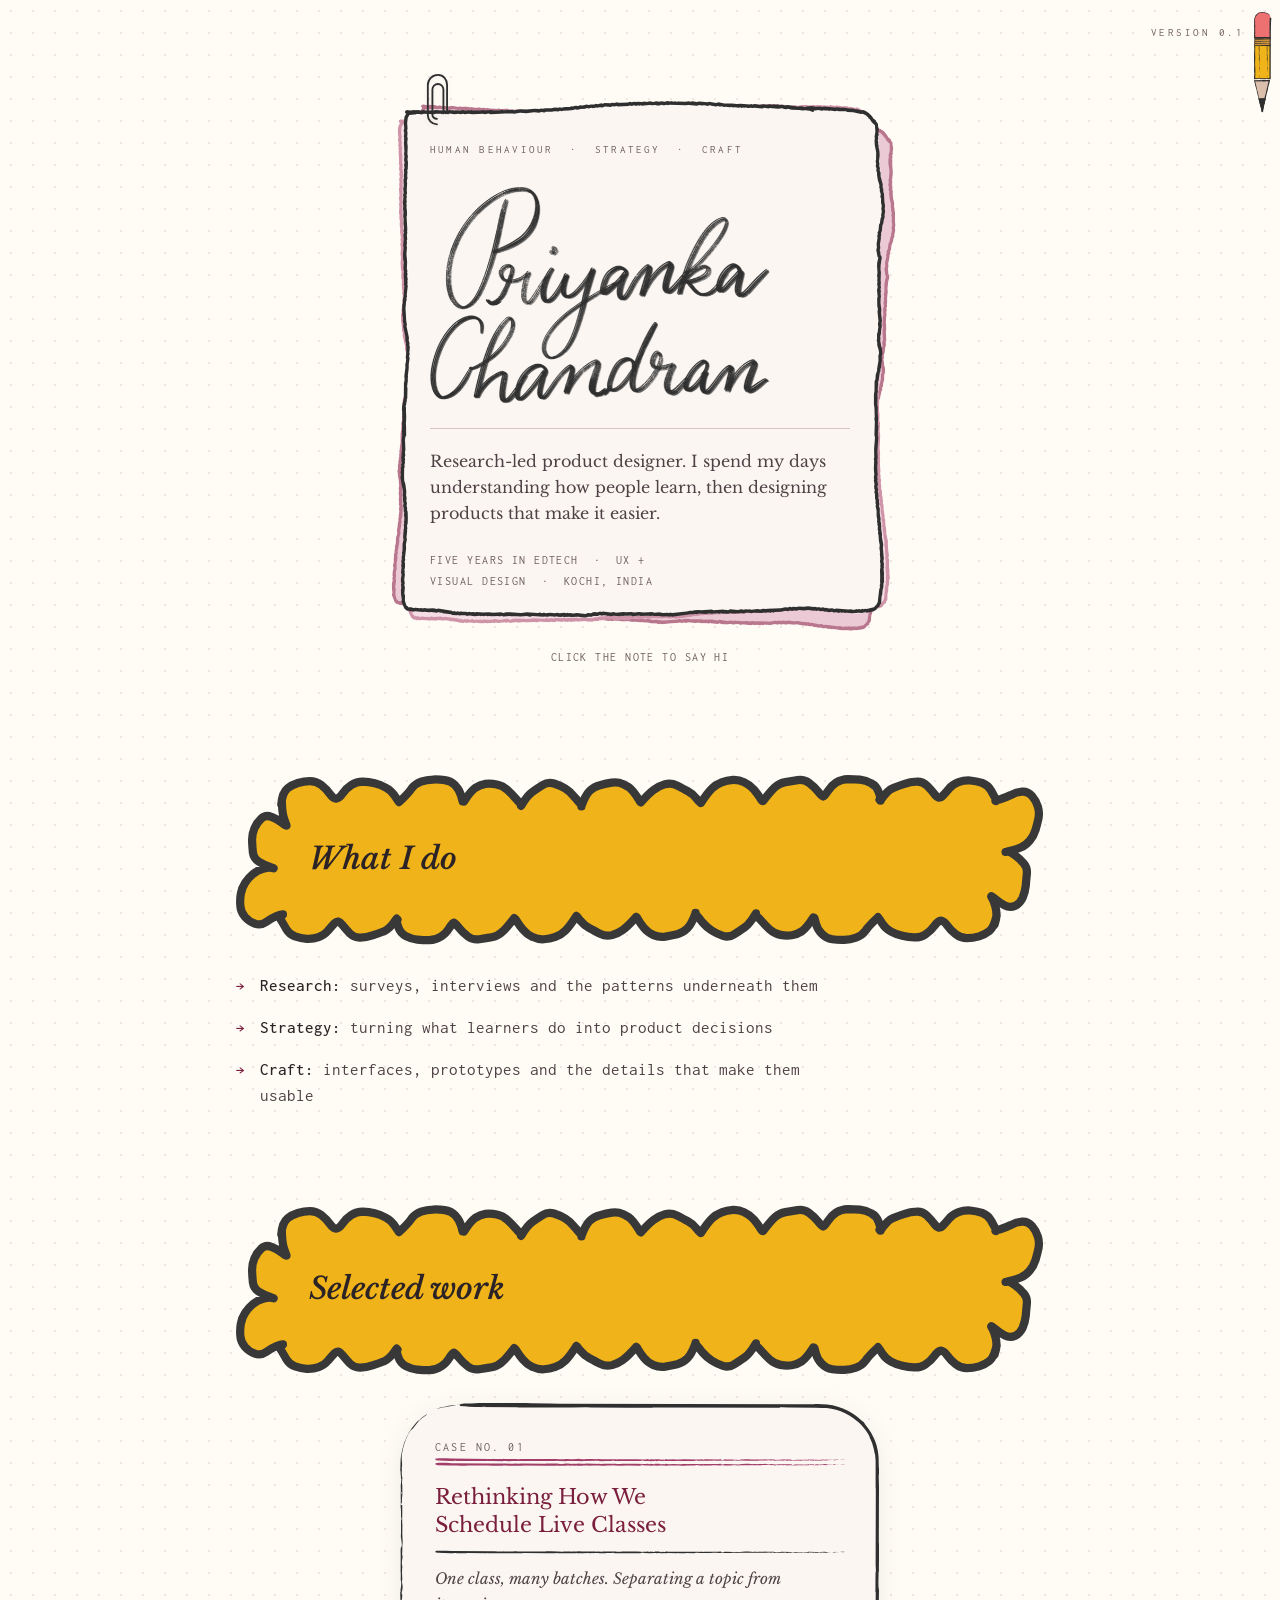
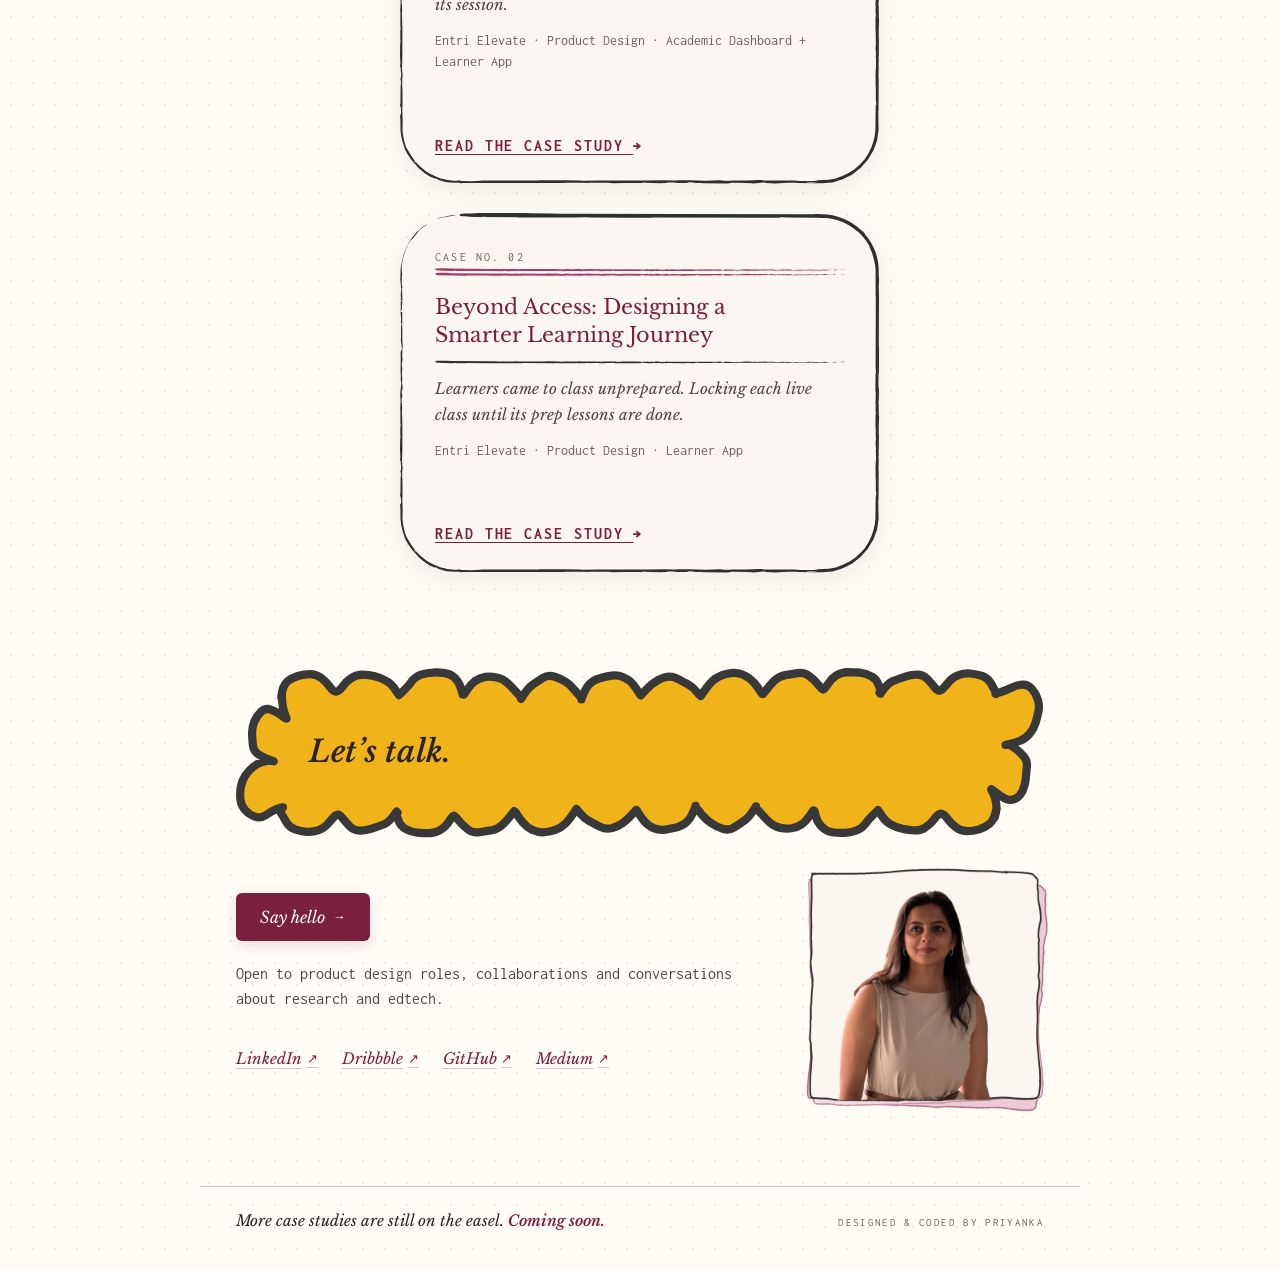
<file: index.html>
<!DOCTYPE html>
<html lang="en">
<head>
  <meta charset="UTF-8" />
  <meta name="viewport" content="width=device-width, initial-scale=1.0" />
  <title>Priyanka Chandran — Pepper & Pixels</title>
  <meta name="description" content="Research-led product designer. I spend my days understanding how people learn, then designing products that make it easier." />
  <meta name="theme-color" content="#FFFCF6" />
  <meta name="color-scheme" content="light" />
  <meta property="og:title" content="Priyanka Chandran — Pepper & Pixels" />
  <meta property="og:description" content="Research-led product designer. Five years in EdTech. Kochi, India." />
  <meta property="og:url" content="https://pepperandpixels.com/" />
  <meta property="og:type" content="website" />
  <link rel="icon" type="image/png" href="favicon.png" />
  <link rel="apple-touch-icon" href="apple-touch-icon.png" />
  <link rel="preconnect" href="https://fonts.googleapis.com" />
  <link rel="preconnect" href="https://fonts.gstatic.com" crossorigin />
  <link href="https://fonts.googleapis.com/css2?family=Libre+Baskerville:ital,wght@0,400;0,700;1,400;1,600&family=Inconsolata:wght@400;500;700&display=swap" rel="stylesheet" />
  <style>
    *, *::before, *::after { margin: 0; padding: 0; box-sizing: border-box; }

    /* Palette is a placeholder: change colours here only */
    :root {
      --page-bg:      #FFFCF6;
      --dot:          rgba(122, 31, 61, 0.10);
      --card-bg:      #FFFDF9;
      --card-dot:     rgba(122, 31, 61, 0.07);
      --card-rule:    rgba(110, 130, 190, 0.16);
      --paper-2:      #F4DCE4;
      --paper-3:      #EBC9D5;
      --paper-2-line: #CF94A7;
      --paper-3-line: #B9778D;
      --ink:          #2B2326;
      --ink-mid:      #4F4246;
      --ink-faded:    #6E5F5A;
      --accent:       #7A1F3D;
      --accent-hover: #5E1630;
      --accent-tint:  #F6E9ED;
      --on-accent:    #FFFDF9;
      --highlight:    rgba(246, 233, 237, 0.9);
      --rule:         #DCC3CB;
      --clip:         #2F2F2F;
      --shadow:       rgba(43, 35, 38, 0.08);
      --shadow-hover: rgba(122, 31, 61, 0.14);
      --focus:        #7A1F3D;
      --cloud-fill:   #F0B319;
      --cloud-line:   #383838;
      --font-hand:    'Kalam', 'Segoe Print', 'Bradley Hand', cursive;
    }

    @font-face {
      font-family: 'Kalam';
      font-weight: 300;
      font-display: swap;
      src: url('assets/kalam-300.woff2') format('woff2');
    }

    body {
      background-color: var(--page-bg);
      background-image: radial-gradient(circle, var(--dot) 1.2px, transparent 1.2px);
      background-size: 22px 22px;
      font-family: 'Inconsolata', monospace;
      color: var(--ink);
      -webkit-font-smoothing: antialiased;
      -moz-osx-font-smoothing: grayscale;
    }

    /* Pencil cursor (test): hotspot is the tip, top-left */
    @media (hover: hover) and (pointer: fine) {
      html {
        cursor: url('assets/cursor-pencil.png') 2 2, auto;
        cursor: -webkit-image-set(url('assets/cursor-pencil.png') 1x, url('assets/cursor-pencil@2x.png') 2x) 2 2, auto;
        cursor: image-set(url('assets/cursor-pencil.png') 1x, url('assets/cursor-pencil@2x.png') 2x) 2 2, auto;
      }
      a, button { cursor: pointer; }
    }

    h1, h2, h3 { text-wrap: balance; font-weight: 400; }
    p { text-wrap: pretty; }
    .eyebrow, .meta-row { text-wrap: balance; }

    a:focus-visible {
      outline: 3px solid var(--focus);
      outline-offset: 4px;
      border-radius: 4px;
    }

    /* ── Top bar ── */
    .topbar {
      display: flex;
      justify-content: flex-end;
      align-items: baseline;
      padding: 1.6rem 2.25rem;
    }

    .version-label {
      font-size: 0.7rem;
      letter-spacing: 0.22em;
      text-transform: uppercase;
      color: var(--ink-faded);
    }

    /* ── Hero ── */
    .stage {
      display: flex;
      flex-direction: column;
      align-items: center;
      padding: 2rem 2rem 4rem;
    }

    .stack {
      position: relative;
      width: 100%;
      max-width: 500px;
      opacity: 0;
      transform: translateY(14px);
      animation: riseIn 0.8s cubic-bezier(0.16, 1, 0.3, 1) 0.15s forwards,
                 float 5s ease-in-out 1.6s infinite;
    }

    /* pink copies of the hand-drawn note: fill via mask, outline via ::after */
    .paper-back {
      position: absolute;
      inset: 0;
      transition: transform 0.4s ease;
      -webkit-mask: url('assets/sticky-note.svg') center / 100% 100% no-repeat;
              mask: url('assets/sticky-note.svg') center / 100% 100% no-repeat;
    }

    .paper-back::after {
      content: '';
      position: absolute;
      inset: 0;
      background: var(--line);
      -webkit-mask: url('assets/note-outline.svg') center / 100% 100% no-repeat;
              mask: url('assets/note-outline.svg') center / 100% 100% no-repeat;
    }

    .paper-back-2 {
      --line: var(--paper-3-line);
      background: var(--paper-3);
      transform: rotate(3deg) translateY(6px) translateX(3px);
    }

    .paper-back-1 {
      --line: var(--paper-2-line);
      background: var(--paper-2);
      transform: rotate(-1.5deg) translateY(3px);
    }

    .stack:hover .paper-back-2,
    .talk-photo:hover .paper-back-2 { transform: rotate(5deg) translateY(10px) translateX(5px); }
    .stack:hover .paper-back-1,
    .talk-photo:hover .paper-back-1 { transform: rotate(-2.5deg) translateY(5px); }

    /* ── Flip: the note turns over to show "hi" ── */
    .stack { perspective: 1200px; cursor: pointer; }

    .flip {
      display: grid;
      transform-style: preserve-3d;
      transition: transform 0.7s cubic-bezier(0.3, 1.3, 0.5, 1);
    }

    .stack.is-flipped .flip { transform: rotateY(180deg); }

    @media (hover: hover) and (pointer: fine) {
      .stack:not(.is-flipped):hover .flip { transform: rotateY(-8deg) rotateX(2deg); }
    }

    .face {
      grid-area: 1 / 1;
      position: relative;
      /* hand-drawn note outline, stretched to fit */
      background: url('assets/sticky-note.svg') center / 100% 100% no-repeat;
      padding: 3rem 2.5rem 2.25rem;
      backface-visibility: hidden;
      -webkit-backface-visibility: hidden;
    }

    .face-back {
      transform: rotateY(180deg);
      display: flex;
      align-items: center;
      justify-content: center;
    }

    .face-back img {
      width: 100%;
      max-width: 340px;
      height: auto;
    }

    .flip-btn {
      position: absolute;
      right: 0.5rem;
      bottom: 0.5rem;
      z-index: 2;
      width: 44px;
      height: 44px;
      display: grid;
      place-items: center;
      border: 0;
      border-radius: 50%;
      background: transparent;
      color: var(--ink-faded);
      font-size: 1.15rem;
      cursor: pointer;
      transition: color 0.2s ease, transform 0.3s ease;
    }

    /* invisible unless reached by keyboard */
    .flip-btn:not(:focus-visible) {
      opacity: 0;
      pointer-events: none;
    }

    .flip-btn:focus-visible {
      outline: 3px solid var(--focus);
      outline-offset: 2px;
    }

    .flip-hint {
      margin-top: 1.5rem;
      text-align: center;
      font-size: 0.75rem;
      letter-spacing: 0.12em;
      text-transform: uppercase;
      color: var(--ink-faded);
    }

    .flip-hint .on-desktop { display: none; }
    @media (hover: hover) and (pointer: fine) {
      .flip-hint .on-touch { display: none; }
      .flip-hint .on-desktop { display: inline; }
    }

    .clip-wrap {
      position: absolute;
      z-index: 3;
      top: -22px;
      left: 2.25rem;
      transform-origin: top center;
      animation: swayIn 0.7s cubic-bezier(0.36, 0.07, 0.19, 0.97) 1.1s both;
    }

    .clip-wrap svg {
      width: 22px;
      stroke: var(--clip);
      filter: drop-shadow(0 1px 2px var(--shadow));
      transition: transform 0.3s ease;
    }

    .clip-wrap:hover svg { transform: rotate(12deg); }

    .eyebrow {
      font-size: 0.7rem;
      letter-spacing: 0.2em;
      text-transform: uppercase;
      color: var(--ink-faded);
      margin-bottom: 2rem;
      opacity: 0;
      animation: fadeUp 0.5s ease 0.6s forwards;
    }

    /* handwritten name artwork */
    .name {
      margin-bottom: 1.5rem;
      opacity: 0;
      animation: fadeUp 0.65s ease 0.7s forwards;
    }

    .name img {
      display: block;
      width: 100%;
      max-width: 340px;
      height: auto;
    }

    .divider {
      height: 1px;
      background: var(--rule);
      margin-bottom: 1.25rem;
      opacity: 0;
      width: 0;
      animation: expandW 0.6s ease 0.85s forwards;
    }

    .positioning {
      font-family: 'Libre Baskerville', serif;
      font-size: 1rem;
      color: var(--ink-mid);
      line-height: 1.6;
      margin-bottom: 1.5rem;
      opacity: 0;
      animation: fadeUp 0.5s ease 0.88s forwards;
    }

    .meta-row {
      font-size: 0.75rem;
      letter-spacing: 0.12em;
      line-height: 1.7;
      text-transform: uppercase;
      color: var(--ink-faded);
      opacity: 0;
      animation: fadeUp 0.5s ease 1.05s forwards;
    }

    /* ── Sections ── */
    .section {
      max-width: 880px;
      margin: 0 auto;
      padding: 3rem 2.25rem;
    }

    /* headings sit in a hand-drawn cloud: fill + outline via masks */
    .cloud {
      position: relative;
      isolation: isolate;
      display: flex;
      align-items: center;
      width: 100%;
      aspect-ratio: 589 / 124;
      padding: 0 1rem 0.1em max(1.85rem, 9%);
      margin-bottom: 1.75rem;
      font-family: 'Libre Baskerville', serif;
      font-style: italic;
      font-weight: 600;
      font-size: clamp(1.2rem, 3.7vw, 1.9rem);
      line-height: 1.1;
      color: var(--ink);
    }

    .cloud::before,
    .cloud::after {
      content: '';
      position: absolute;
      inset: 0;
      z-index: -1;
    }

    .cloud::before {
      background: var(--cloud-fill);
      -webkit-mask: url('assets/cloud-fill.svg') 0 0 / 100% 100% no-repeat;
              mask: url('assets/cloud-fill.svg') 0 0 / 100% 100% no-repeat;
    }

    .cloud::after {
      background: var(--cloud-line);
      -webkit-mask: url('assets/cloud-line.svg') 0 0 / 100% 100% no-repeat;
              mask: url('assets/cloud-line.svg') 0 0 / 100% 100% no-repeat;
    }

    /* pops up on first scroll into view; class is added by site.js, so no JS = visible */
    .cloud.will-pop {
      opacity: 0;
      transform: translateY(14px) scale(0.96);
      transition: opacity 0.45s ease-out, transform 0.45s ease-out;
    }

    .cloud.will-pop.is-in { opacity: 1; transform: none; }

    .do-list { list-style: none; display: grid; gap: 1rem; max-width: 600px; }

    .do-list li {
      font-size: 1.05rem;
      line-height: 1.55;
      color: var(--ink-mid);
      padding-left: 1.5rem;
      position: relative;
    }

    .do-list li::before {
      content: '→';
      position: absolute;
      left: 0;
      color: var(--accent);
    }

    .do-list strong { color: var(--ink); font-weight: 500; }

    /* ── Contact ── */
    .btn {
      display: inline-flex;
      align-items: center;
      gap: 0.5rem;
      min-height: 48px;
      padding: 0 1.5rem;
      border-radius: 6px;
      background: var(--accent);
      color: var(--on-accent);
      font-family: 'Libre Baskerville', serif;
      font-style: italic;
      font-size: 1rem;
      text-decoration: none;
      box-shadow: 0 4px 14px var(--shadow-hover);
      transition: background-color 0.2s ease, transform 0.2s ease;
    }

    .btn:hover { background: var(--accent-hover); transform: translateY(-1px); }
    .btn .arrow { transition: transform 0.2s ease; }
    .btn:hover .arrow { transform: translateX(3px); }

    .talk-note {
      font-size: 1rem;
      line-height: 1.6;
      color: var(--ink-mid);
      margin: 1.25rem 0 1.5rem;
      max-width: 34rem;
    }

    /* hand-framed portrait: sits straight on the same pink note stack as the name note */
    .talk { display: grid; gap: 1.75rem; }

    .talk-photo {
      position: relative;
      width: min(240px, 70%);
    }

    .talk-photo img {
      position: relative;
      display: block;
      width: 100%;
      height: auto;
    }

    @media (min-width: 720px) {
      .talk {
        grid-template-columns: minmax(0, 1fr) 240px;
        align-items: center;
        gap: 2.5rem;
      }
      .talk-photo { grid-column: 2; grid-row: 1; width: 100%; }
    }

    .links { display: flex; flex-wrap: wrap; gap: 0 1.5rem; }

    .link {
      font-family: 'Libre Baskerville', serif;
      font-style: italic;
      font-size: 0.95rem;
      color: var(--accent);
      min-height: 44px;
      display: inline-flex;
      align-items: center;
      gap: 0.3rem;
      text-decoration: underline;
      text-decoration-color: var(--rule);
      text-underline-offset: 4px;
      transition: color 0.2s, text-decoration-color 0.2s;
    }

    .link:hover { color: var(--accent-hover); text-decoration-color: currentColor; }
    .link:hover .arrow { transform: translate(2px, -2px); }

    .arrow {
      font-style: normal;
      font-size: 0.8rem;
      display: inline-block;
      transition: transform 0.2s;
    }

    /* ── Footer ── */
    .footer {
      max-width: 880px;
      margin: 2rem auto 0;
      padding: 1.5rem 2.25rem 2.5rem;
      display: flex;
      flex-wrap: wrap;
      justify-content: space-between;
      align-items: baseline;
      gap: 0.5rem 1.5rem;
      border-top: 1px solid var(--rule);
    }

    .footer-text {
      font-family: 'Libre Baskerville', serif;
      font-style: italic;
      font-size: 0.95rem;
    }

    /* same italic semibold as the cloud headings, in burgundy; wraps as one phrase */
    .footer-soon {
      font-weight: 600;
      color: var(--accent);
      white-space: nowrap;
    }

    .footer-sub {
      font-size: 0.7rem;
      letter-spacing: 0.12em;
      text-transform: uppercase;
      color: var(--ink-faded);
    }

    /* ── Heart cursor ── */
    .heart {
      position: fixed;
      top: 0; left: 0;
      font-size: 18px;
      line-height: 1;
      color: var(--accent);
      pointer-events: none;
      user-select: none;
      z-index: 9999;
      opacity: 0;
      transition: opacity 0.3s ease;
    }

    /* ── Tap doodle: pencil draws a tiny heart where you tap or click ── */
    .tap-doodle {
      position: fixed;
      width: 24px;
      height: 24px;
      margin: -12px 0 0 -12px;
      pointer-events: none;
      z-index: 9999;
      transition: opacity 0.35s ease;
    }

    /* site.js adds this 5s after the heart finishes drawing, then removes it */
    .tap-doodle.is-fading { opacity: 0; }

    .tap-doodle svg {
      width: 100%;
      height: 100%;
      overflow: visible;
      fill: none;
      stroke: var(--pencil-ink);
      stroke-width: 2;
      stroke-linecap: round;
      stroke-linejoin: round;
      stroke-dasharray: 1;
      stroke-dashoffset: 1;
      animation: doodleDraw 0.6s ease-out forwards;
    }

    .tap-doodle img {
      position: absolute;
      left: 10px;
      top: 19px;
      width: 32px;
      height: 32px;
      animation: doodlePencil 0.6s ease-in-out forwards,
                 doodleOut 0.25s ease 0.75s forwards;
    }

    .tap-doodle.is-mouse img { display: none; }

    @keyframes doodleDraw { to { stroke-dashoffset: 0; } }
    @keyframes doodlePencil {
      0%   { transform: translate(0, 0) scale(0.6); opacity: 0; }
      15%  { transform: translate(-7px, -8px) scale(1); opacity: 1; }
      40%  { transform: translate(-8px, -15px); }
      55%  { transform: translate(0, -12px); }
      75%  { transform: translate(8px, -15px); }
      100% { transform: translate(0, 0); }
    }
    @keyframes doodleOut { to { opacity: 0; transform: translateY(-4px); } }

    /* ── Keyframes ── */
    @keyframes riseIn { to { opacity: 1; transform: translateY(0); } }
    @keyframes fadeUp {
      from { opacity: 0; transform: translateY(6px); }
      to   { opacity: 1; transform: translateY(0); }
    }
    @keyframes expandW {
      from { opacity: 0; width: 0; }
      to   { opacity: 1; width: 100%; }
    }
    @keyframes float {
      0%, 100% { transform: translateY(0); }
      50%      { transform: translateY(-5px); }
    }
    @keyframes swayIn {
      0%   { transform: rotate(0deg); }
      25%  { transform: rotate(-18deg); }
      60%  { transform: rotate(8deg); }
      80%  { transform: rotate(-4deg); }
      100% { transform: rotate(0deg); }
    }

    /* ── Mobile ── */
    @media (max-width: 480px) {
      .topbar  { padding: 1.2rem 1.5rem; }
      .stage   { padding: 1.75rem 1.5rem 3rem; }
      .face    { padding: calc(16px + 5%) calc(16px + 4%); }  /* 16px clear of the drawn border */
      .section { padding: 2.5rem 1.5rem; }
      .footer  { padding: 1.5rem 1.5rem 2rem; }
    }
  </style>
  <link rel="stylesheet" href="assets/library-cards.css" />
  <link rel="stylesheet" href="assets/pencil.css" />
  <style>
    /* ── Reduced motion: everything off ── */
    @media (prefers-reduced-motion: reduce) {
      *, *::before, *::after {
        animation: none !important;
        transition: none !important;
        scroll-behavior: auto !important;
      }
      .stack, .eyebrow, .name, .divider, .positioning, .meta-row, .clip-wrap {
        opacity: 1; transform: none; width: 100%;
      }
      .clip-wrap { width: auto; }
      /* heart appears already drawn, without the moving pencil */
      .tap-doodle svg { stroke-dashoffset: 0; }
      .tap-doodle img { display: none; }
    }
  </style>
</head>
<body>

  <header class="topbar">
    <span class="version-label">Version 0.1</span>
  </header>

  <main>
    <section class="stage" aria-label="Introduction">
      <div class="stack" id="stack">
        <div class="paper-back paper-back-2" aria-hidden="true"></div>
        <div class="paper-back paper-back-1" aria-hidden="true"></div>

        <div class="clip-wrap" aria-hidden="true">
          <svg viewBox="0 0 24 58" fill="none" xmlns="http://www.w3.org/2000/svg">
            <path d="M12 56C6.5 56 2 51.5 2 46V13C2 7 7 2 13 2C19 2 23 7 23 13V44" stroke-width="2" stroke-linecap="round"/>
            <path d="M12 50C8.7 50 7 47.5 7 46V18C7 14.7 9.7 12 13 12C16.3 12 19 14.7 19 18V44" stroke-width="2" stroke-linecap="round"/>
          </svg>
        </div>

        <div class="flip">
          <div class="face face-front">
            <p class="eyebrow">Human Behaviour &nbsp;·&nbsp; Strategy &nbsp;·&nbsp; Craft</p>

            <h1 class="name">
              <img src="assets/name.webp" width="640" height="409" alt="Priyanka Chandran" fetchpriority="high" />
            </h1>

            <div class="divider" aria-hidden="true"></div>

            <p class="positioning">Research-led product designer. I spend my days understanding how people learn, then designing products that make it easier.</p>

            <p class="meta-row">Five years in EdTech &nbsp;·&nbsp; UX + Visual Design &nbsp;·&nbsp; Kochi, India</p>
          </div>

          <div class="face face-back" aria-hidden="true" inert>
            <img src="assets/hi.webp" width="700" height="549" alt="Hi, handwritten, with a heart and flourishes" />
          </div>
        </div>

        <button class="flip-btn" type="button" aria-pressed="false" aria-label="Flip the note">
          <span aria-hidden="true">↻</span>
        </button>
      </div>

      <p class="flip-hint" aria-hidden="true">
        <span class="on-touch">Tap the note to say hi</span>
        <span class="on-desktop">Click the note to say hi</span>
      </p>
    </section>

    <section class="section" aria-labelledby="do-heading">
      <h2 class="cloud" id="do-heading">What I do</h2>
      <ul class="do-list">
        <li><strong>Research:</strong> surveys, interviews and the patterns underneath them</li>
        <li><strong>Strategy:</strong> turning what learners do into product decisions</li>
        <li><strong>Craft:</strong> interfaces, prototypes and the details that make them usable</li>
      </ul>
    </section>

    <section class="section" aria-labelledby="work-heading">
      <h2 class="cloud" id="work-heading">Selected work</h2>
      <ul class="shelf">
        <li class="shelf-item" data-tilt>
          <a class="lib-card" href="/live-classes/">
            <div class="lib-top">
              <span class="lib-no">Case no. 01</span>
            </div>
            <h3 class="lib-title">Rethinking How We Schedule Live Classes</h3>
            <p class="lib-summary">One class, many batches. Separating a topic from its session.</p>
            <p class="lib-tags">Entri Elevate · Product Design · Academic Dashboard + Learner App</p>
            <span class="lib-cta">Read the case study <span aria-hidden="true">→</span></span>
          </a>
        </li>

        <li class="shelf-item" data-tilt>
          <a class="lib-card" href="/beyond-access/">
            <div class="lib-top">
              <span class="lib-no">Case no. 02</span>
            </div>
            <h3 class="lib-title">Beyond Access: Designing a Smarter Learning Journey</h3>
            <p class="lib-summary">Learners came to class unprepared. Locking each live class until its prep lessons are done.</p>
            <p class="lib-tags">Entri Elevate · Product Design · Learner App</p>
            <span class="lib-cta">Read the case study <span aria-hidden="true">→</span></span>
          </a>
        </li>
      </ul>
    </section>

    <section class="section" aria-labelledby="talk-heading">
      <h2 class="cloud" id="talk-heading">Let’s talk.</h2>
      <div class="talk">
        <div class="talk-photo">
          <div class="paper-back paper-back-2" aria-hidden="true"></div>
          <div class="paper-back paper-back-1" aria-hidden="true"></div>
          <img src="assets/portrait.webp" width="600" height="600" alt="Priyanka, smiling, in a sleeveless beige top" loading="lazy" decoding="async" />
        </div>
        <div>
          <a class="btn" href="mailto:priyankattru@gmail.com?subject=Hello%20from%20pepperandpixels.com">Say hello <span class="arrow" aria-hidden="true">→</span></a>
          <p class="talk-note">Open to product design roles, collaborations and conversations about research and edtech.</p>
          <div class="links">
            <a href="https://www.linkedin.com/in/priyanka-chandran/" class="link" target="_blank" rel="noopener">LinkedIn <span class="arrow" aria-hidden="true">↗</span></a>
            <a href="https://dribbble.com/Priyanka_96" class="link" target="_blank" rel="noopener">Dribbble <span class="arrow" aria-hidden="true">↗</span></a>
            <a href="https://github.com/priyankattru-droid" class="link" target="_blank" rel="noopener">GitHub <span class="arrow" aria-hidden="true">↗</span></a>
            <a href="https://medium.com/@priyankattru" class="link" target="_blank" rel="noopener">Medium <span class="arrow" aria-hidden="true">↗</span></a>
          </div>
        </div>
      </div>
    </section>
  </main>

  <footer class="footer">
    <p class="footer-text">More case studies are still on the easel. <span class="footer-soon">Coming soon.</span></p>
    <p class="footer-sub">Designed &amp; coded by Priyanka</p>
  </footer>

  <div class="pencil" aria-hidden="true">
    <svg class="pencil-defs" width="0" height="0" focusable="false">
      <defs>
        <g id="pencil-body-art"><path class="pc-body" d="M0.19 0.5L8.19 0.5L8.19 213.5L0.19 213.5Z"/><path class="pc-ink" d="M8.69 0.5L8.56 10.11L8.44 53.21L8.5 55.65L8.42 59.87L8.47 66.93L8.41 67.48L8.39 76.03L8.44 79.38L8.36 81.92L8.44 116.6L8.41 125.02L8.31 129.82L8.41 135.37L8.32 139.79L8.45 146.85L8.37 152.12L8.39 166.01L8.33 166.78L8.36 183.24L8.34 187.98L8.27 188.89L8.37 194.57L8.34 213.65L2.5 213.56L0.02 213.67L0.03 212.26L0.18 210.94L0.01 209.02L0.15 206.03L0.02 204.77L0.03 200.77L0.23 198.22L0.09 197.59L0.19 194.75L0.06 194.03L0.04 193.34L0.14 190.18L0.06 185.07L0.12 183.9L0.08 180.4L0.15 177.67L0.07 174.76L0.06 158.13L0.2 157.35L0.14 157.27L0.05 154.99L0.21 152.4L0.19 152.34L0.11 152.46L0.09 152.37L0.06 150.55L0.12 136.73L0.05 134.16L0.1 133.77L0.2 133.76L0.26 132.77L0.2 130.52L0.05 129.62L0.22 119.22L0.08 117.38L0.14 117.44L0.18 117.33L0.21 117.06L0.26 115.2L0.19 112.67L0.08 112.29L0.05 111.71L0.1 110.12L0.04 105.17L0.08 101.08L0.16 100.22L0.09 98.84L0.09 96L0.16 94.64L0.04 86.24L0.1 85.78L0.13 82.1L0.08 78.58L0.26 74.73L0.15 69.22L0.16 58.94L0.21 57.97L0.36 57.37L0.38 56.8L0.2 53.16L0.23 42.36L0.15 39.42L0.19 29.54L0.31 26.94L0.22 26.39L0.09 22.4L0.23 17.17L0.14 10.25L0.24 9.6L0.17 7.67L0.2 7.54L0.25 7.56L0.29 7.89L0.29 10.04L0.4 11.39L0.4 12.21L0.25 13.09L0.32 16.43L0.34 19.06L0.45 20.63L0.38 23.89L0.51 26.18L0.42 28.76L0.51 33.65L0.42 37.45L0.37 37.85L0.28 37.85L0.24 38.51L0.49 38.73L0.46 46.87L0.57 55.56L0.45 60.95L0.54 62.16L0.4 64.97L0.52 66.77L0.43 73.47L0.55 76.17L0.47 77.85L0.42 77.04L0.32 78.88L0.36 79.17L0.39 79.09L0.4 78.32L0.48 79.61L0.34 82.44L0.46 85.19L0.43 89.74L0.52 93.54L0.46 113.42L0.55 115.61L0.49 118.02L0.46 117.59L0.44 117.92L0.53 122.9L0.49 131.43L0.58 136.33L0.46 142.44L0.55 144.34L0.54 156.92L0.6 157.84L0.49 158.59L0.45 160.28L0.61 162.75L0.64 172.06L0.62 178.8L0.55 179.86L0.65 193.52L0.57 195.28L0.63 198.36L0.55 200.76L0.65 203.14L0.54 204.68L0.69 210.09L0.61 213.08L5.97 213.19L7.06 213.16L7.74 213.05L7.73 190.3L7.78 186.34L7.8 185.5L7.83 185.32L7.88 185.65L7.9 185.07L7.8 182.91L7.72 172.44L7.83 166.8L7.77 163.42L7.84 162.66L7.74 159.4L7.84 157.43L7.73 151.83L7.74 146.02L7.8 145.11L7.7 139.6L7.77 136.89L7.73 126.91L7.81 124.35L7.74 115.07L7.8 87.5L7.69 72.45L7.77 68.21L7.74 53.13L7.84 49.52L7.84 49.18L7.76 49.11L7.73 21.51L7.77 16.25L7.84 15.47L7.77 9.62L7.85 0.84L2.77 0.78L1.95 0.64L0.84 0.59L1.03 0.31L0.99 0.26L0.21 0.22L3.97 0.01L8.69 0ZM7.02 213.58L6.23 213.51L5.36 213.57ZM0.21 190.14L0.22 190.63ZM0.19 147.35L0.19 146.64ZM0.45 146.21L0.37 146.15L0.41 146.84ZM0.43 45.2L0.44 44.5L0.35 44.12L0.35 45.37L0.4 45.47ZM0.42 32.8L0.3 32.69L0.35 33.75ZM0.29 22.41L0.25 21.35ZM0.13 0.52L0.24 1.88L0.24 3.08L0.14 5.15L0.08 4.6L0.09 3.43L0.15 4.04ZM5.02 0.62L5.73 0.62Z"/><path class="pc-ink" d="M3.19 2.53L3.17 6.48L3.06 8.99L2.94 29.76L3 30.93L2.92 32.97L2.97 36.37L2.91 36.63L2.89 40.75L2.94 42.37L2.86 43.59L2.94 60.3L2.91 64.36L2.81 66.68L2.91 69.35L2.82 71.48L2.95 74.88L2.87 77.42L2.89 84.11L2.83 84.49L2.86 92.42L2.84 94.7L2.77 95.14L2.87 97.88L2.85 105.46L2.75 109.77L2.88 111.11L2.7 112.09L2.87 113.01L2.73 114.46L2.86 115.06L2.86 116.47L2.85 117.1L2.65 118.22L2.79 118.52L2.69 119.89L2.82 120.24L2.84 120.57L2.74 122.1L2.83 124.55L2.76 125.12L2.8 126.81L2.74 128.12L2.82 129.53L2.82 137.54L2.69 137.91L2.74 137.95L2.83 139.05L2.68 140.3L2.79 140.31L2.82 141.19L2.76 147.85L2.84 149.09L2.78 149.28L2.68 149.28L2.62 149.76L2.69 150.84L2.83 151.27L2.66 156.29L2.8 157.18L2.7 157.2L2.67 157.33L2.62 158.22L2.7 159.45L2.8 159.63L2.83 159.91L2.78 160.67L2.84 163.06L2.8 165.03L2.72 165.44L2.79 167.48L2.72 168.13L2.84 172.18L2.78 172.41L2.75 174.18L2.81 175.87L2.62 177.73L2.73 180.38L2.73 185.34L2.68 185.8L2.53 186.1L2.5 186.37L2.68 188.12L2.65 193.33L2.74 194.75L2.7 199.5L2.57 200.76L2.66 201.03L2.8 202.95L2.65 205.47L2.74 208.8L2.65 209.12L2.72 210.04L2.63 210.1L2.59 209.94L2.59 208.9L2.48 208.25L2.49 207.85L2.63 207.43L2.58 206.53L2.54 204.56L2.43 203.8L2.51 202.23L2.38 201.13L2.46 199.88L2.37 197.53L2.47 195.69L2.51 195.5L2.6 195.5L2.65 195.19L2.39 195.08L2.42 191.15L2.31 186.97L2.43 184.37L2.34 183.79L2.49 182.43L2.36 181.57L2.45 178.34L2.33 177.04L2.42 176.22L2.47 176.62L2.56 175.73L2.53 175.59L2.49 175.63L2.48 176L2.4 175.38L2.54 174.02L2.43 172.69L2.45 170.5L2.37 168.66L2.42 159.08L2.33 158.03L2.39 156.87L2.42 157.07L2.45 156.92L2.35 154.51L2.39 150.4L2.31 148.04L2.42 145.1L2.34 144.18L2.34 138.12L2.29 137.68L2.39 137.32L2.43 136.5L2.28 135.31L2.24 129.19L2.33 127.07L2.24 120.48L2.32 119.64L2.26 118.15L2.33 117L2.23 115.85L2.34 115.1L2.19 112.5L2.38 108.31L2.37 107.66L2.24 107.19L2.23 96.96L2.28 93.91L2.3 93.51L2.33 93.42L2.38 93.58L2.4 93.3L2.3 92.26L2.22 87.21L2.33 84.5L2.27 82.87L2.34 82.5L2.24 81.23L2.34 79.98L2.23 77.28L2.24 74.48L2.3 74.04L2.2 71.39L2.27 70.08L2.23 65.27L2.31 64.04L2.24 59.57L2.3 46.28L2.19 39.03L2.27 36.99L2.24 29.72L2.34 27.98L2.34 27.82L2.26 27.78L2.23 14.48L2.27 11.95L2.34 11.57L2.27 8.03L2.39 1.91L2.6 0.81L2.93 0.88L2.97 0.51L3.03 1.19L3.11 1.29ZM2.51 143.31L2.48 142.98L2.44 143.28ZM2.53 192.48L2.54 191.88L2.48 191.83L2.45 191.96L2.45 192.3ZM2.58 197.99L2.53 197.48L2.47 197.93ZM2.57 2.83L2.57 3.17ZM2.63 203.45L2.59 202.94ZM2.67 122.11L2.66 121.88ZM2.8 212.03L2.73 211.8L2.75 213.49L2.64 212.74L2.65 212.11L2.77 211.25ZM2.69 142.74L2.69 143.08ZM2.77 107.57L2.71 107.94L2.76 108.36Z"/><path class="pc-ink" d="M7.19 2.53L7.17 6.48L7.06 8.99L6.94 29.76L7 30.93L6.92 32.97L6.97 36.37L6.91 36.63L6.89 40.75L6.94 42.37L6.86 43.59L6.94 60.3L6.91 64.36L6.81 66.68L6.91 69.35L6.82 71.48L6.95 74.88L6.87 77.42L6.89 84.11L6.83 84.49L6.86 92.42L6.84 94.7L6.77 95.14L6.87 97.88L6.85 105.46L6.75 109.77L6.88 111.11L6.7 112.09L6.87 113.01L6.73 114.46L6.86 115.06L6.86 116.47L6.85 117.1L6.65 118.22L6.79 118.52L6.69 119.89L6.82 120.24L6.84 120.57L6.74 122.1L6.83 124.55L6.76 125.12L6.8 126.81L6.74 128.12L6.82 129.53L6.82 137.54L6.69 137.91L6.74 137.95L6.83 139.05L6.68 140.3L6.79 140.31L6.82 141.19L6.76 147.85L6.84 149.09L6.78 149.28L6.68 149.28L6.62 149.76L6.69 150.84L6.83 151.27L6.66 156.29L6.8 157.18L6.7 157.2L6.67 157.33L6.62 158.22L6.7 159.45L6.8 159.63L6.83 159.91L6.78 160.67L6.84 163.06L6.8 165.03L6.72 165.44L6.79 167.48L6.72 168.13L6.84 172.18L6.78 172.41L6.75 174.18L6.81 175.87L6.62 177.73L6.73 180.38L6.73 185.34L6.68 185.8L6.53 186.1L6.5 186.37L6.68 188.12L6.65 193.33L6.74 194.75L6.7 199.5L6.57 200.76L6.66 201.03L6.8 202.95L6.65 205.47L6.74 208.8L6.65 209.12L6.72 210.04L6.63 210.1L6.59 209.94L6.59 208.9L6.48 208.25L6.49 207.85L6.63 207.43L6.58 206.53L6.54 204.56L6.43 203.8L6.51 202.23L6.38 201.13L6.46 199.88L6.37 197.53L6.47 195.69L6.51 195.5L6.6 195.5L6.65 195.19L6.39 195.08L6.42 191.15L6.31 186.97L6.43 184.37L6.34 183.79L6.49 182.43L6.36 181.57L6.45 178.34L6.33 177.04L6.42 176.22L6.47 176.62L6.56 175.73L6.53 175.59L6.49 175.63L6.48 176L6.4 175.38L6.54 174.02L6.43 172.69L6.45 170.5L6.37 168.66L6.42 159.08L6.33 158.03L6.39 156.87L6.42 157.07L6.45 156.92L6.35 154.51L6.39 150.4L6.31 148.04L6.42 145.1L6.34 144.18L6.34 138.12L6.29 137.68L6.39 137.32L6.43 136.5L6.28 135.31L6.24 129.19L6.33 127.07L6.24 120.48L6.32 119.64L6.26 118.15L6.33 117L6.23 115.85L6.34 115.1L6.19 112.5L6.38 108.31L6.37 107.66L6.24 107.19L6.23 96.96L6.28 93.91L6.3 93.51L6.33 93.42L6.38 93.58L6.4 93.3L6.3 92.26L6.22 87.21L6.33 84.5L6.27 82.87L6.34 82.5L6.24 81.23L6.34 79.98L6.23 77.28L6.24 74.48L6.3 74.04L6.2 71.39L6.27 70.08L6.23 65.27L6.31 64.04L6.24 59.57L6.3 46.28L6.19 39.03L6.27 36.99L6.24 29.72L6.34 27.98L6.34 27.82L6.26 27.78L6.23 14.48L6.27 11.95L6.34 11.57L6.27 8.03L6.39 1.91L6.6 0.81L6.93 0.88L6.97 0.51L7.03 1.19L7.11 1.29ZM6.51 143.31L6.48 142.98L6.44 143.28ZM6.53 192.48L6.54 191.88L6.48 191.83L6.45 191.96L6.45 192.3ZM6.58 197.99L6.53 197.48L6.47 197.93ZM6.57 2.83L6.57 3.17ZM6.63 203.45L6.59 202.94ZM6.67 122.11L6.66 121.88ZM6.8 212.03L6.73 211.8L6.75 213.49L6.64 212.74L6.65 212.11L6.77 211.25ZM6.69 142.74L6.69 143.08ZM6.77 107.57L6.71 107.94L6.76 108.36Z"/></g>
        <pattern id="pencil-grain" width="9" height="120.6" patternUnits="userSpaceOnUse">
          <use href="#pencil-body-art" y="-28.2"/>
        </pattern>
      </defs>
    </svg>
    <div class="pencil-shaft">
      <svg class="pencil-grain" viewBox="0 0 9 1500" preserveAspectRatio="xMidYMin slice" focusable="false">
        <rect width="9" height="1500" fill="url(#pencil-grain)"/>
      </svg>
    </div>
    <div class="pencil-mover">
      <div class="pencil-end">
        <svg class="pencil-cap" viewBox="0 196 9 18.2" focusable="false"><use href="#pencil-body-art"/></svg>
        <svg class="pencil-tip" viewBox="0 0 8 17" focusable="false"><path class="pc-tip" d="M4 16L8 0L0 0Z"/><path class="pc-ink" d="M4.24 15.99L4.48 15.72L4.55 15.44L4.69 14.42L5.55 10.43L5.65 10.22L5.68 9.81L5.88 9.18L6.01 8.32L6.14 8.03L6.13 7.77L6.97 4.62L7.15 3.37L7.36 2.89L7.38 2.46L7.65 1.85L7.68 1.43L7.91 0.69L8 0.06L6.49 0.02L5.94 0.06L5.87 0.13L5.44 0.02L4.22 0.04L3.53 0.15L3.32 0.01L3.16 0.21L3.02 0.03L2.79 0.18L2.69 0.04L2.46 0.03L2.36 0.05L2.18 0.27L2.13 0.12L1.92 0.22L1.81 0.06L1.56 0.16L1.17 0.07L0.96 0.16L0.81 0.1L0.53 0.17L0.47 0.11L0 0.08L0.34 1.51L0.47 1.54L0.4 1.8L0.59 1.99L0.49 2.03L0.51 2.2L0.86 3.45L0.86 3.71L1.07 3.77L1.07 4L0.97 4.12L1.34 5.03L1.27 5.24L1.38 5.22L1.47 5.38L1.46 5.64L1.37 5.77L1.5 6.37L1.63 6.73L1.72 6.78L1.76 7.19L1.84 7.29L1.93 8.1L2.1 8.45L2.13 8.79L2.38 9.09L2.4 9.63L2.64 10.57L2.88 10.69L2.82 11.16L3.31 13.21L3.48 13.45L3.39 13.9L3.64 14.37L3.72 15.03L3.81 15.06L3.81 15.65L3.89 15.69L3.92 15.93L3.97 15.84ZM3.89 0.14L3.83 0.21L3.76 0.14ZM1.6 0.25L1.56 0.24ZM3.89 14.78L3.73 14.7L3.69 14.16L3.75 13.98L3.61 13.71L3.67 13.46L3.54 13.25L3.5 12.77L3.34 12.45L3.16 12.42L3.37 12.31L3.17 11.57L3.06 10.75L2.85 10.29L2.89 10.15L2.71 9.94L2.77 9.74L2.55 9.15L2.59 8.86L2.33 8.69L2.39 8.65L2.41 8.71L2.45 8.57L2.27 8.36L2.3 8.07L2.18 7.66L2.17 7.28L1.67 5.48L1.71 5.25L1.6 5.05L1.55 5.07L1.26 3.34L1.03 2.82L1.06 2.62L0.8 1.36L0.62 1.19L0.69 0.91L0.66 0.74L0.77 0.62L1.82 0.72L1.96 0.63L2.19 0.7L2.38 0.61L2.6 0.73L2.68 0.6L3.1 0.77L3.81 0.56L3.95 0.72L5.76 0.72L6.07 0.68L6.17 0.55L6.41 0.67L7.33 0.7L7.1 1.34L7.06 1.8L6.85 2.27L6.85 2.55L6.6 3.45L6.6 3.71L6.34 4.53L5.77 7.08L5.36 8.37L5.31 8.84L4.95 10.21L4.96 10.58L4.88 10.59L4.35 12.63L4.17 13.43L4.2 13.7L4.07 13.94ZM7.38 0.66L7.38 0.64ZM0.69 2.46L0.7 2.52ZM3.13 11.86L3.1 11.75L3.18 11.74ZM3.35 12.93L3.37 12.81L3.44 12.88ZM3.56 13.98L3.57 13.87ZM3.87 15.09L3.91 14.81ZM3.98 15.43L4 15.37Z"/><path class="pc-ink" d="M4 16L5.73 9.25L2.27 9.25Z"/><path class="pc-ink" d="M4.29 16.07L4.51 15.98L4.55 15.86L4.53 15.42L4.84 13.75L4.92 13.67L4.88 13.49L5 13.23L4.95 13.2L5.01 12.86L5.09 12.75L5.04 12.63L5.46 11.33L5.46 10.79L5.61 10.61L5.56 10.41L5.76 10.18L5.73 9.96L5.89 9.43L5.84 9.39L5.97 9.08L5.19 9.08L4.97 9.17L4.75 9.07L4.13 9.09L3.77 9.19L3.66 9.06L3.58 9.24L3.51 9.07L3.39 9.21L3.34 9.08L3.23 9.08L3.08 9.29L3.06 9.15L2.95 9.25L2.89 9.1L2.77 9.2L2.57 9.12L2.52 9.18L2.38 9.14L2.27 9.21L2.21 9.2L2.17 9.39L2.33 10.02L2.47 10.02L2.36 10.14L2.53 10.2L2.42 10.23L2.41 10.31L2.6 10.82L2.55 10.94L2.77 10.94L2.6 11.11L2.86 11.47L2.75 11.57L2.94 11.61L2.78 11.79L2.91 12.19L3 12.2L2.97 12.38L3.05 12.42L3.02 12.77L3.15 12.9L3.12 13.05L3.34 13.15L3.29 13.39L3.39 13.78L3.63 13.81L3.5 14.02L3.63 14.39L3.57 14.53L3.7 14.88L3.82 14.94L3.68 15.17L3.76 15.24L3.73 15.79L3.94 16.01ZM5.33 9.16L5.37 9.18ZM3.95 9.17L3.92 9.24L3.89 9.18ZM2.79 9.28L2.77 9.27ZM3.88 14.6L3.84 14.53L3.67 14.54L3.92 14.47L3.81 14.16L3.83 13.81L3.66 13.63L3.73 13.56L3.57 13.49L3.67 13.39L3.52 13.16L3.61 13.02L3.36 12.98L3.51 12.91L3.34 12.84L3.43 12.7L3.36 12.54L3.4 12.37L3.15 11.63L3.22 11.52L3.09 11.46L3.13 11.25L3.01 10.93L3.04 10.72L2.87 10.52L2.94 10.43L2.81 9.95L2.85 9.9L2.69 9.84L2.81 9.71L2.78 9.67L2.9 9.7L2.98 9.63L3.09 9.69L3.18 9.61L3.3 9.71L3.34 9.6L3.55 9.75L3.91 9.56L3.98 9.7L4.91 9.71L5.07 9.67L5.12 9.55L5.22 9.65L5.08 9.88L5.12 10.08L4.96 10.27L5 10.39L4.87 10.76L4.92 10.88L4.76 11.21L4.55 12.28L4.3 12.8L4.33 13.01L4.15 13.58L4.22 13.74L4.13 13.73L3.94 14.58ZM2.56 10.4L2.57 10.43ZM3.73 14.3L3.79 14.24ZM3.85 14.73L3.86 14.69ZM3.93 15.79L3.93 15.76Z"/></svg>
      </div>
    </div>
    <svg class="pencil-top" viewBox="0 0 9 18" focusable="false"><path class="pc-ferrule" d="M0.19 12.91L8.19 12.91L8.19 16.91L0.19 16.91Z"/><path class="pc-ink" d="M0.42 12.42L0.86 12.44L1.15 12.54L3.49 12.66L3.62 12.6L3.85 12.68L4.23 12.63L4.26 12.69L4.73 12.71L4.91 12.66L5.05 12.74L6.93 12.66L7.65 12.79L7.85 12.68L8.31 12.78L8.45 13.29L8.37 13.58L8.39 14.33L8.33 14.38L8.36 15.27L8.27 15.58L8.37 15.88L8.35 17.06L7.88 16.97L7.73 17.1L7.62 16.92L7.51 17.09L7.35 16.95L7.28 17.08L7.07 17.08L6.93 16.87L6.89 17.01L6.74 16.91L6.66 17.06L6.49 16.96L6.21 17.05L6.15 16.98L5.96 17.02L5.81 16.96L5.65 17.04L4.75 17.04L4.71 16.91L4.58 17.05L4.44 16.9L4.44 17.01L4.34 17.04L3.59 16.99L3.45 17.06L3.37 16.84L3.25 16.91L3.2 17.05L2.64 16.89L2.54 17.02L2.52 16.89L2.42 16.84L2.28 16.92L2.23 17.05L2.14 17L1.87 17.06L1.65 17.02L1.61 16.94L1.53 17.01L1.3 16.94L0.85 17.06L0.62 16.97L0.43 17.03L0.18 16.82L0.14 16.57L0.16 16.09L0.38 15.97L0.2 15.77L0.23 15.19L0.15 15.03L0.19 14.49L0.31 14.35L0.09 14.1L0.24 13.72L0.14 13.44L0.24 13.41L0.17 13.3L0.29 13.31L0.29 13.43L0.41 13.53L0.25 13.62L0.34 13.92L0.45 14.01L0.38 14.18L0.51 14.31L0.42 14.45L0.51 14.71L0.42 14.92L0.24 14.98L0.49 14.99L0.46 15.43L0.57 15.9L0.45 16.19L0.54 16.26L0.4 16.41L0.52 16.51L0.44 16.66L0.53 16.63L0.62 16.76L0.79 16.65L1.04 16.67L1.24 16.59L2.32 16.64L2.44 16.55L2.57 16.67L2.84 16.58L3.3 16.61L3.57 16.53L3.9 16.64L4 16.56L4.68 16.56L4.73 16.51L4.87 16.65L5 16.5L5.51 16.47L5.87 16.49L5.93 16.55L6.67 16.46L6.77 16.54L6.93 16.48L7.06 16.56L7.22 16.45L7.28 16.57L7.57 16.42L7.75 16.49L7.75 15.54L7.8 15.39L7.9 15.37L7.8 15.25L7.72 14.68L7.83 14.38L7.77 14.19L7.84 14.15L7.74 14.01L7.84 13.87L7.72 13.39L7.41 13.36L7.35 13.3L6.85 13.37L5.35 13.31L4.57 13.41L4.3 13.33L3.48 13.36L3.29 13.26L3.26 13.34L1.77 13.37L1.48 13.34L1.41 13.26L1.28 13.33L0.88 13.32L0.38 13.23L0.24 13.03L0.18 13.14L0.09 13.14L0.09 13.07L0.15 13.1L0.13 12.91L0.23 12.98L0.19 12.64ZM8.13 16.99L8.08 16.93L8.04 16.98ZM4.16 16.91L4.13 16.91ZM0.2 16.84L0.26 16.89ZM6.52 16.88L6.49 16.89ZM0.45 16.72L0.46 16.71ZM8.05 16.6L8.12 16.59L8.14 16.51ZM0.35 15.28L0.35 15.35L0.43 15.34ZM0.25 14.04L0.29 14.1ZM8.17 13.37L8.16 13.35ZM0.45 13.03L0.49 13.04ZM7.71 12.92L7.76 12.93Z"/><path class="pc-ink" d="M0.42 15.42L1.81 15.58L2.44 15.54L2.86 15.6L2.98 15.53L4.29 15.63L4.35 15.57L4.38 15.66L4.42 15.57L4.47 15.64L4.55 15.58L4.61 15.68L4.7 15.59L5.34 15.6L5.35 15.66L5.4 15.59L5.44 15.67L5.48 15.6L5.77 15.59L5.8 15.7L5.85 15.59L6.04 15.67L6.08 15.61L6.11 15.7L6.18 15.59L6.49 15.65L6.64 15.59L6.85 15.7L7.13 15.64L7.17 15.76L7.24 15.67L7.49 15.64L7.71 15.72L7.79 15.61L7.89 15.68L8.06 15.65L7.99 15.77L7.93 15.72L7.59 15.82L7.5 15.68L7.5 15.81L7.2 15.85L7.02 15.77L6.82 15.84L6.71 15.74L6.51 15.82L6.11 15.84L6.07 15.78L5.73 15.86L5.62 15.8L5.34 15.87L5.3 15.79L5.25 15.87L4.57 15.84L4.52 15.89L4.5 15.84L4.4 15.91L4.24 15.82L4.2 15.89L3.81 15.89L3.68 15.81L3.45 15.9L3.27 15.84L2.85 15.91L2.58 15.85L1.64 15.91L1.22 15.84L0.72 15.89L0.24 15.81L0.22 15.45ZM7.4 15.74L7.38 15.78ZM0.28 15.72L0.29 15.72ZM7.81 15.69L7.79 15.71ZM4.75 15.68L4.76 15.67ZM8.14 15.61L8.19 15.63L8.14 15.68ZM5.53 15.66L5.55 15.66ZM4.21 15.62L4.24 15.63Z"/><path class="pc-ink" d="M0.42 13.42L1.81 13.58L2.44 13.54L2.86 13.6L2.98 13.53L4.29 13.63L4.35 13.57L4.38 13.66L4.42 13.57L4.47 13.64L4.55 13.58L4.61 13.68L4.7 13.59L5.34 13.6L5.35 13.66L5.4 13.59L5.44 13.67L5.48 13.6L5.77 13.59L5.8 13.7L5.85 13.59L6.04 13.67L6.08 13.61L6.11 13.7L6.18 13.59L6.49 13.65L6.64 13.59L6.85 13.7L7.13 13.64L7.17 13.76L7.24 13.67L7.49 13.64L7.71 13.72L7.79 13.61L7.89 13.68L8.06 13.65L7.99 13.77L7.93 13.72L7.59 13.82L7.5 13.68L7.5 13.81L7.2 13.85L7.02 13.77L6.82 13.84L6.71 13.74L6.51 13.82L6.11 13.84L6.07 13.78L5.73 13.86L5.62 13.8L5.34 13.87L5.3 13.79L5.25 13.87L4.57 13.84L4.52 13.89L4.5 13.84L4.4 13.91L4.24 13.82L4.2 13.89L3.81 13.89L3.68 13.81L3.45 13.9L3.27 13.84L2.85 13.91L2.58 13.85L1.64 13.91L1.22 13.84L0.72 13.89L0.24 13.81L0.22 13.45ZM7.4 13.74L7.38 13.78ZM0.28 13.72L0.29 13.72ZM7.81 13.69L7.79 13.71ZM4.75 13.68L4.76 13.67ZM8.14 13.61L8.19 13.63L8.14 13.68ZM5.53 13.66L5.55 13.66ZM4.21 13.62L4.24 13.63Z"/><path class="pc-ink" d="M0.42 14.42L1.81 14.58L2.44 14.54L2.86 14.6L2.98 14.53L4.29 14.63L4.35 14.57L4.38 14.66L4.42 14.57L4.47 14.64L4.55 14.58L4.61 14.68L4.7 14.59L5.34 14.6L5.35 14.66L5.4 14.59L5.44 14.67L5.48 14.6L5.77 14.59L5.8 14.7L5.85 14.59L6.04 14.67L6.08 14.61L6.11 14.7L6.18 14.59L6.49 14.65L6.64 14.59L6.85 14.7L7.13 14.64L7.17 14.76L7.24 14.67L7.49 14.64L7.71 14.72L7.79 14.61L7.89 14.68L8.06 14.65L7.99 14.77L7.93 14.72L7.59 14.82L7.5 14.68L7.5 14.81L7.2 14.85L7.02 14.77L6.82 14.84L6.71 14.74L6.51 14.82L6.11 14.84L6.07 14.78L5.73 14.86L5.62 14.8L5.34 14.87L5.3 14.79L5.25 14.87L4.57 14.84L4.52 14.89L4.5 14.84L4.4 14.91L4.24 14.82L4.2 14.89L3.81 14.89L3.68 14.81L3.45 14.9L3.27 14.84L2.85 14.91L2.58 14.85L1.64 14.91L1.22 14.84L0.72 14.89L0.24 14.81L0.22 14.45ZM7.4 14.74L7.38 14.78ZM0.28 14.72L0.29 14.72ZM7.81 14.69L7.79 14.71ZM4.75 14.68L4.76 14.67ZM8.14 14.61L8.19 14.63L8.14 14.68ZM5.53 14.66L5.55 14.66ZM4.21 14.62L4.24 14.63Z"/><path class="pc-eraser" d="M0.19 4.04L0.29 3.14L0.58 2.31L1.04 1.57L1.64 0.95L2.38 0.47L3.22 0.15L3.87 0.05L4.84 0.09L6.33 0.45L6.84 0.64L7.3 0.94L7.67 1.32L7.95 1.77L8.13 2.29L8.19 2.84L8.19 12.91L0.19 12.91Z"/><path class="pc-ink" d="M4.3 0.02L4.57 0.03L4.68 0.26L5.08 0.14L5.93 0.39L6.2 0.37L6.96 0.69L7.11 0.94L7.2 0.9L7.53 1L7.88 1.74L8.09 1.98L8.02 2.07L8.14 2.21L8.03 2.23L7.95 2.05L7.81 1.99L7.88 1.76L7.56 1.42L7.39 1.39L7.26 1.15L7.04 1.14L6.93 0.95L6.52 0.84L6.28 0.65L6.26 0.47L6.17 0.72L5.49 0.52L4.76 0.46L4.34 0.3L4.24 0.38L4 0.25L3.87 0.38L3.69 0.32L3.45 0.41L3.32 0.38L3.17 0.54L3 0.53L3.03 0.44L2.85 0.41L2.86 0.48L2.92 0.46L2.85 0.58L2.53 0.56L2.48 0.7L2.09 0.91L1.44 1.57L0.94 2.21L0.84 2.42L0.86 2.57L0.71 2.74L0.68 2.7L0.63 2.96L0.5 3.78L0.57 4.25L0.46 4.73L0.55 4.89L0.54 6L0.6 6.08L0.45 6.29L0.61 6.51L0.64 7.32L0.62 7.91L0.55 8L0.65 9.2L0.57 9.35L0.63 9.62L0.55 9.83L0.65 10.08L0.54 10.18L0.69 10.65L0.5 11.45L0.64 11.61L0.63 12.45L1.3 12.5L1.41 12.62L1.6 12.52L2.52 12.45L3.01 12.55L3.31 12.49L3.38 12.56L3.61 12.46L3.83 12.56L4.41 12.44L4.83 12.46L4.91 12.52L5.39 12.42L5.63 12.49L6.5 12.45L6.73 12.53L7.76 12.46L7.8 11.37L7.69 9.89L7.77 9.46L7.74 8.14L7.84 7.83L7.76 7.79L7.73 5.37L7.77 4.91L7.84 4.81L7.77 4.2L7.87 3.15L8.1 2.89L8.43 2.91L8.47 2.84L8.61 2.98L8.69 3.32L8.56 4.38L8.44 8.15L8.5 8.36L8.42 8.87L8.47 9.35L8.41 9.4L8.39 10.15L8.44 10.48L8.36 10.66L8.42 10.98L8.41 13.12L7.04 13.15L6.25 13.03L5.93 13.14L5.38 13.04L4.76 13.17L4.3 13.09L3.08 13.11L3.02 13.05L1.58 13.09L1.08 12.99L0.58 13.09L0.03 13.09L0.03 11.8L0.13 11.14L0 10.9L0.18 10.72L0.01 10.56L0.15 10.29L0.02 10.18L0.02 9.87L0.23 9.61L0.09 9.55L0.19 9.31L0.04 9.18L0.14 8.91L0.06 8.46L0.12 8.36L0.08 8.05L0.15 7.81L0.07 7.56L0.06 6.1L0.2 6.03L0.05 5.83L0.21 5.6L0.09 5.6L0.06 5.44L0.12 4.23L0.04 4.04L0.26 3.88L0.21 3.69L0.08 3.59L0.44 2.73L0.37 2.53L0.5 2.55L0.61 2.42L0.63 2.18L0.55 2.09L0.81 1.62L2.15 0.42L2.52 0.34L2.79 0.17L3.14 0.25L3.62 0.03ZM0.12 11.4L0.11 11.54L0.18 11.48ZM0.21 8.9L0.22 8.95ZM0.19 5.1L0.19 5.16ZM8.07 3.26L8.07 3.32ZM8.14 2.62L8.21 2.42L8.28 2.57L8.21 2.52L8.25 2.83ZM7.5 1.21L7.41 1.17ZM6.7 0.69L6.6 0.71L6.65 0.8ZM5.75 0.46L5.65 0.43L5.64 0.52Z"/></svg>
  </div>

  <script src="assets/site.js" defer></script>
</body>
</html>
</file>
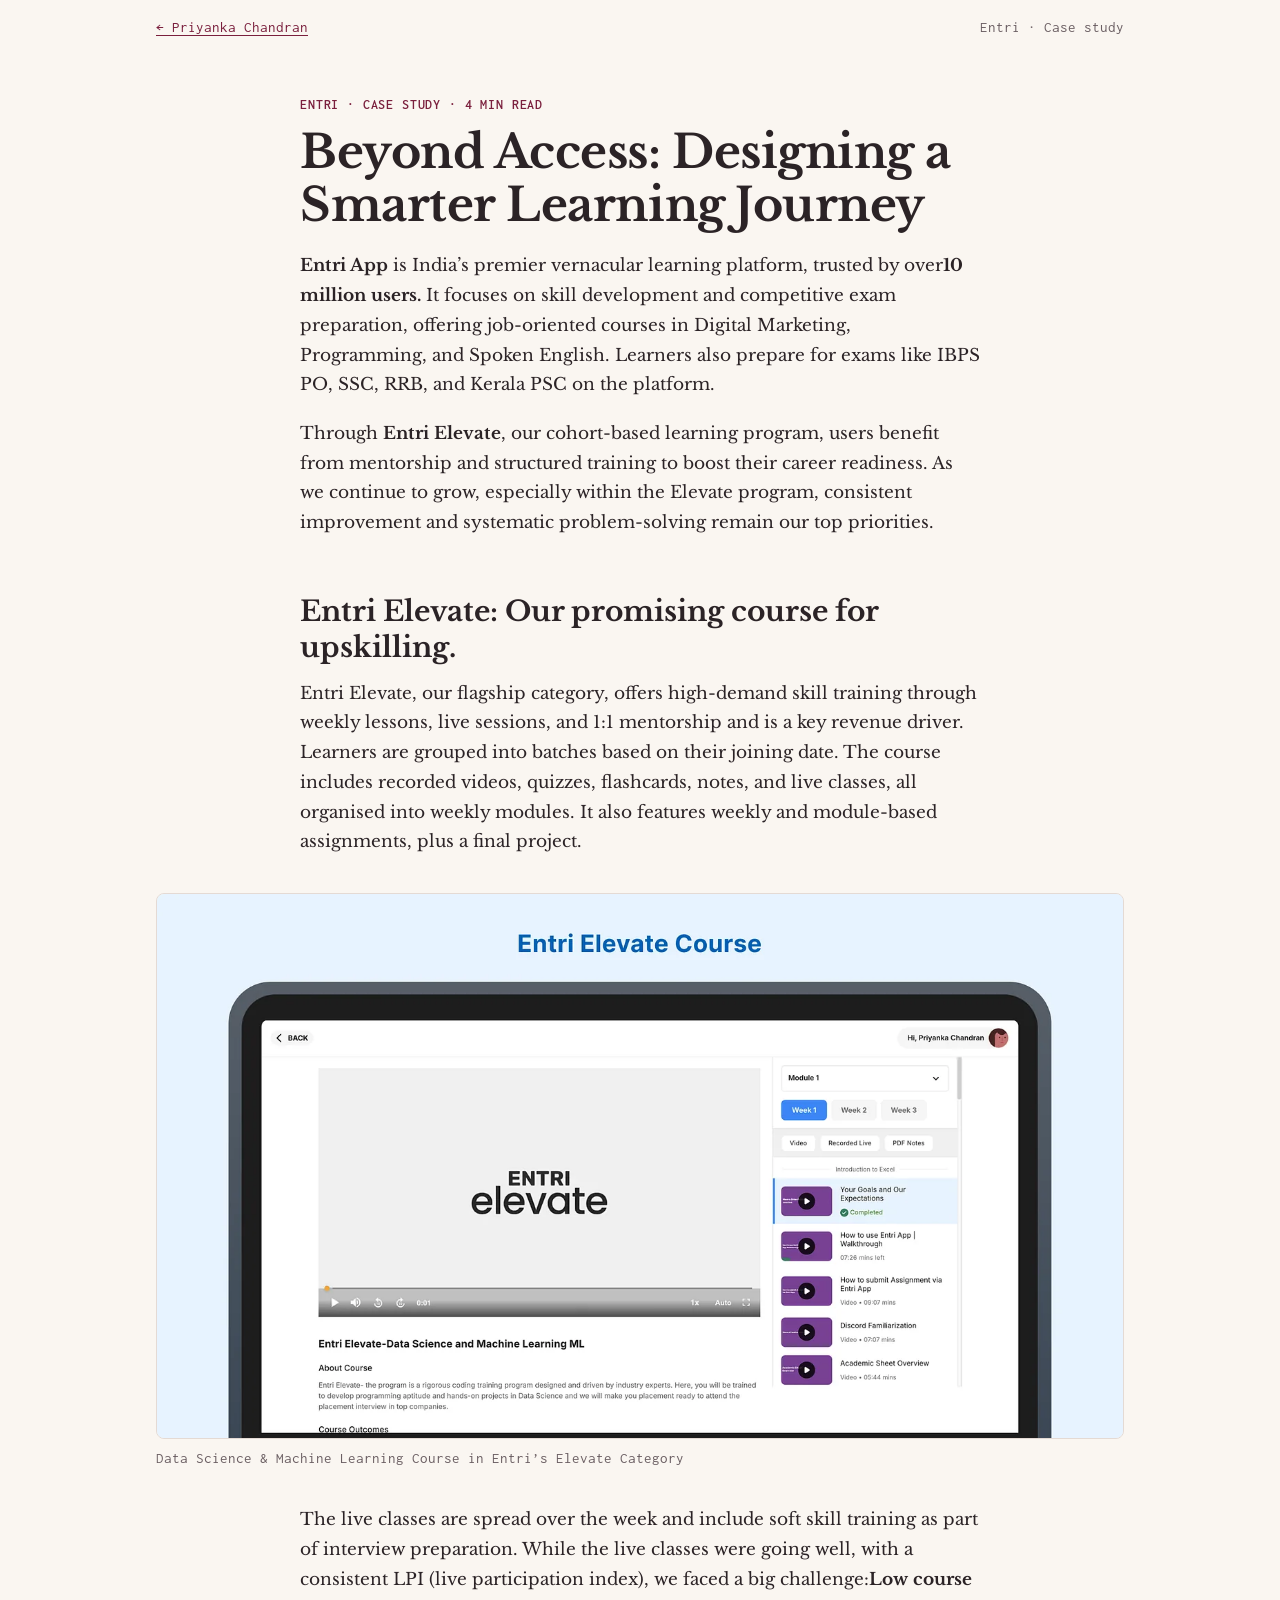
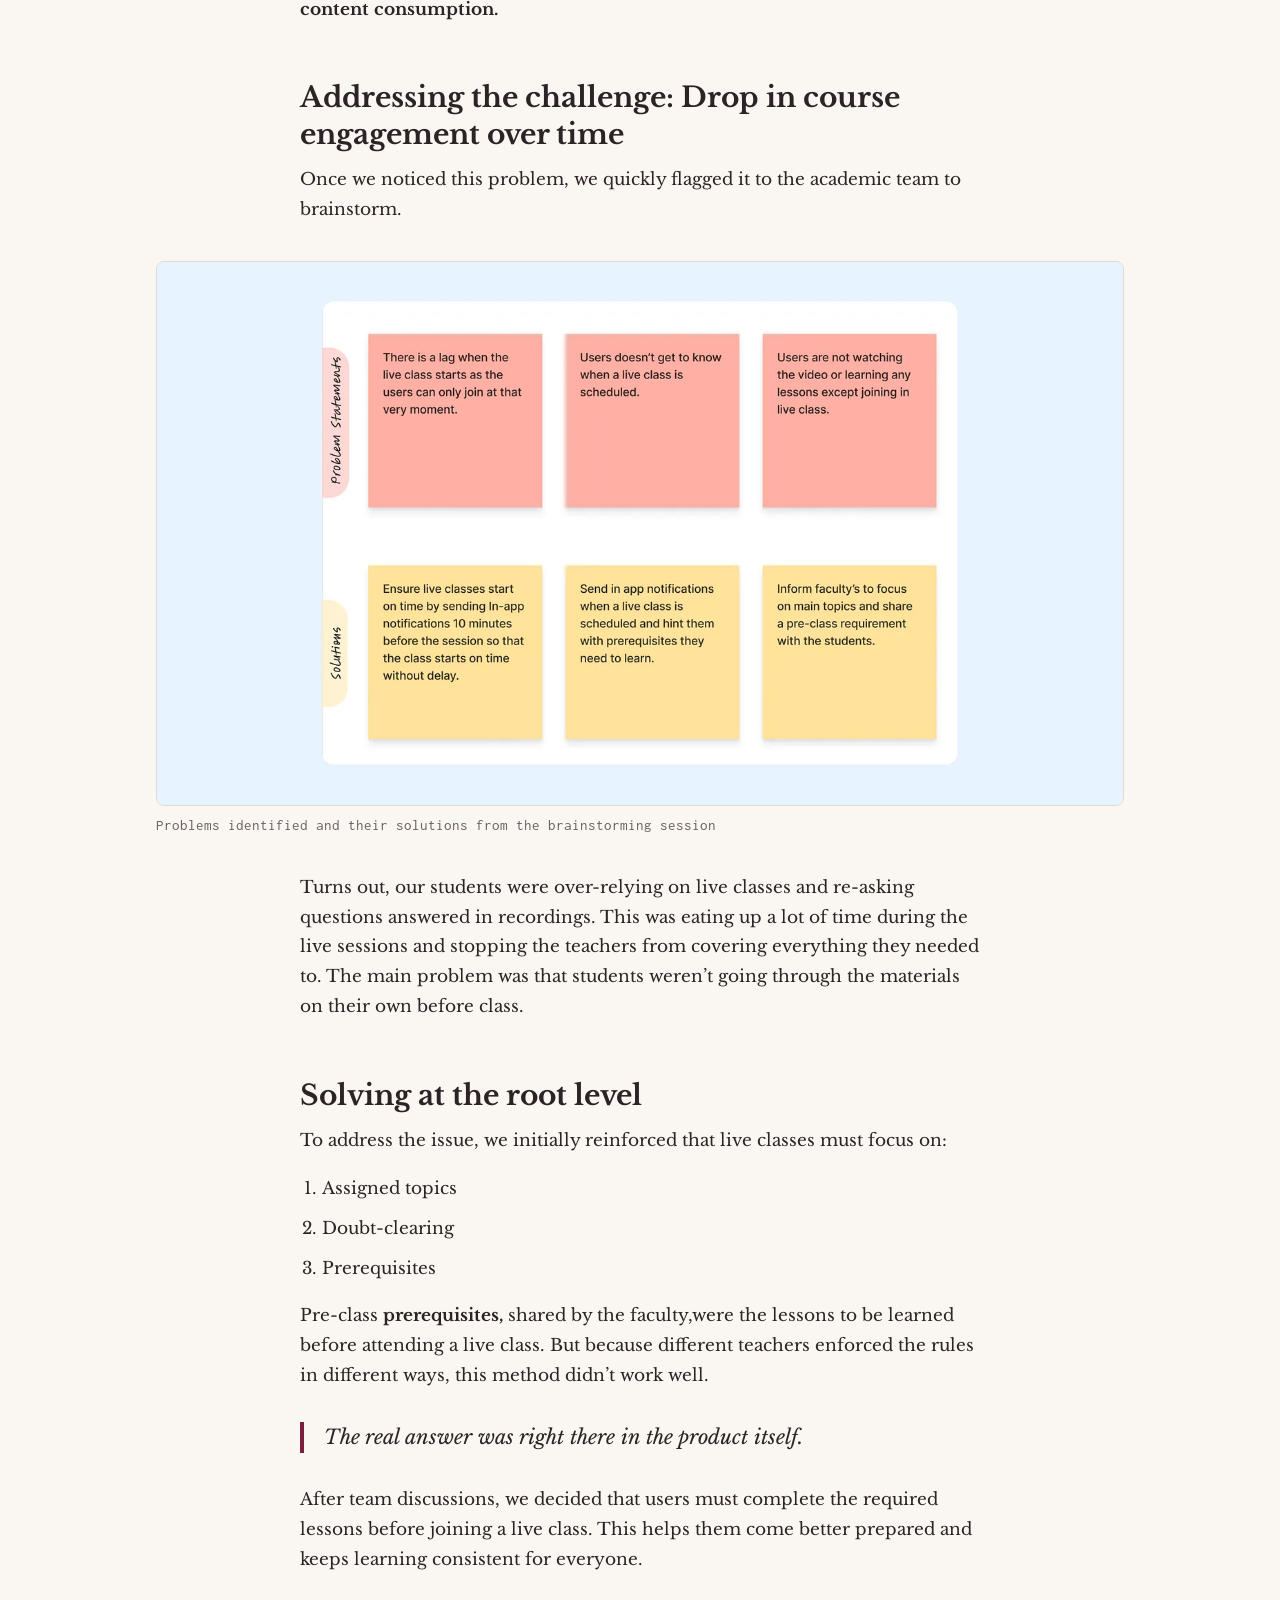
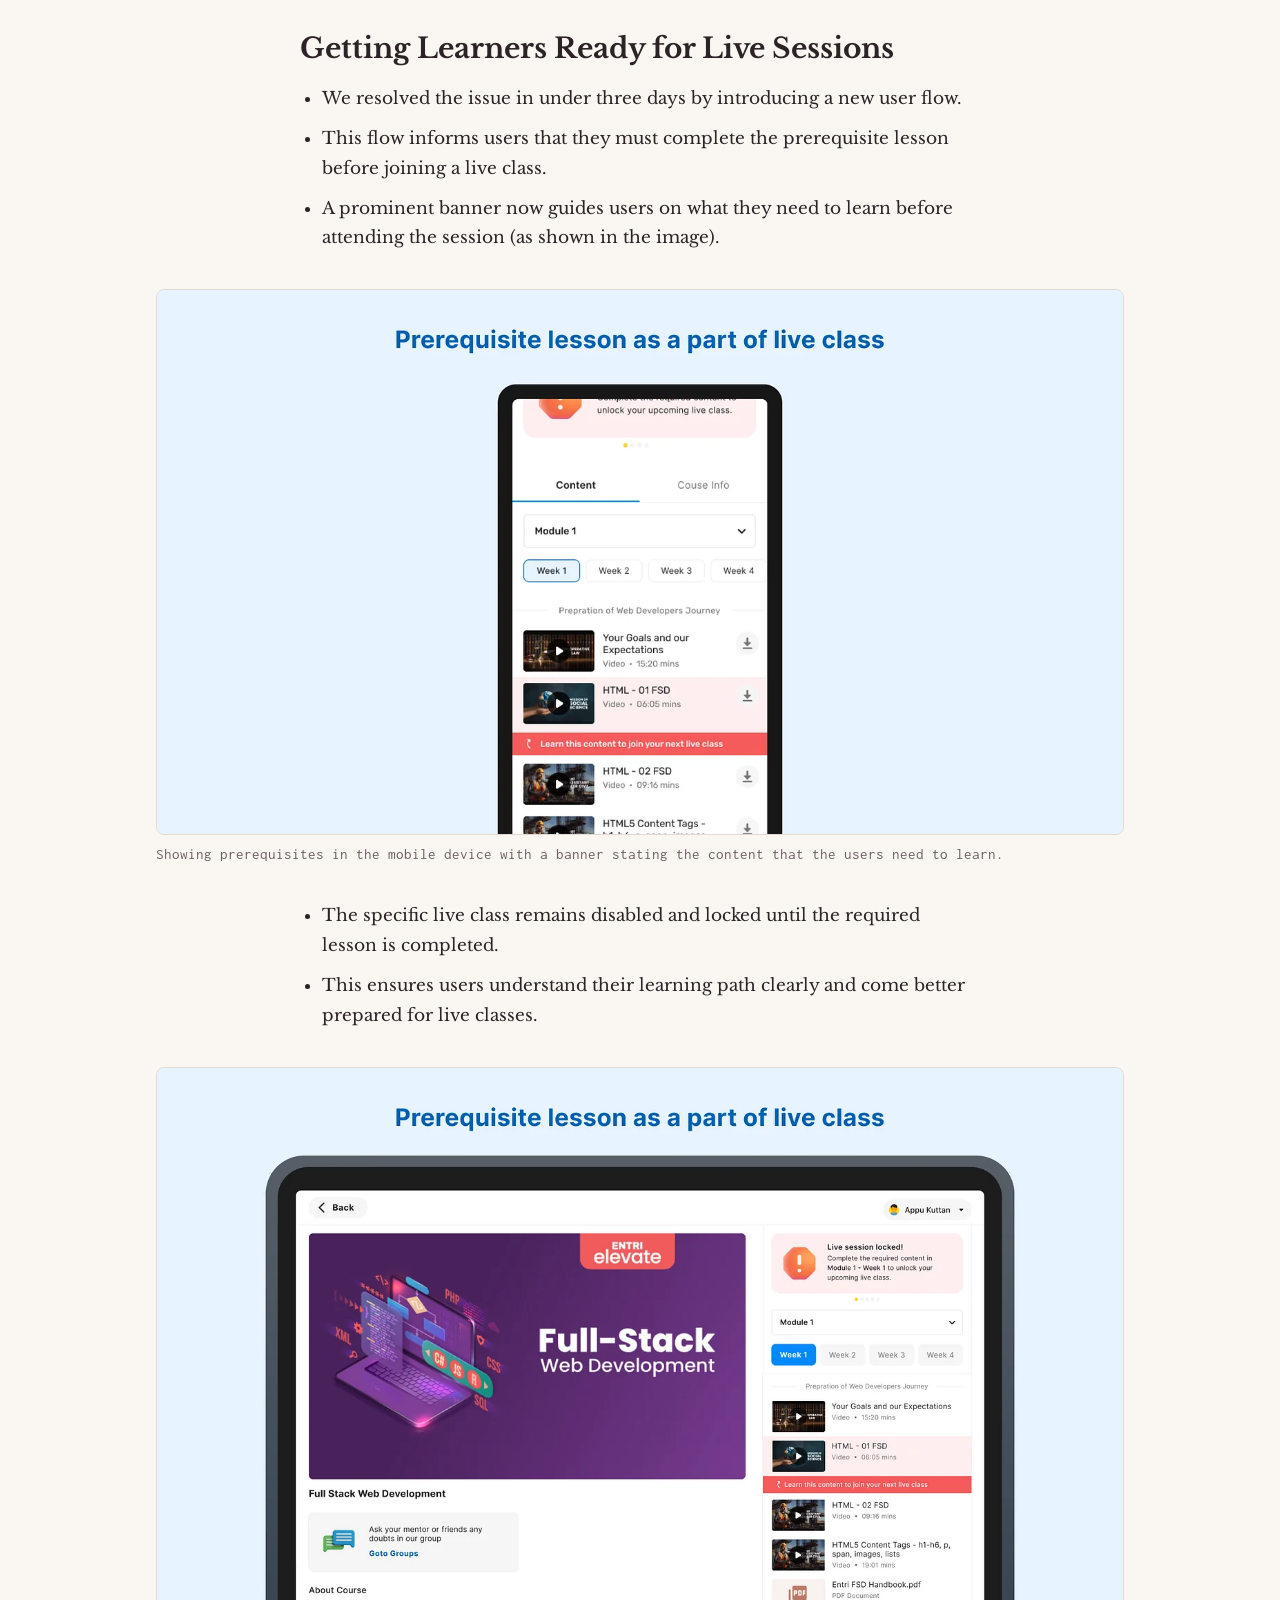
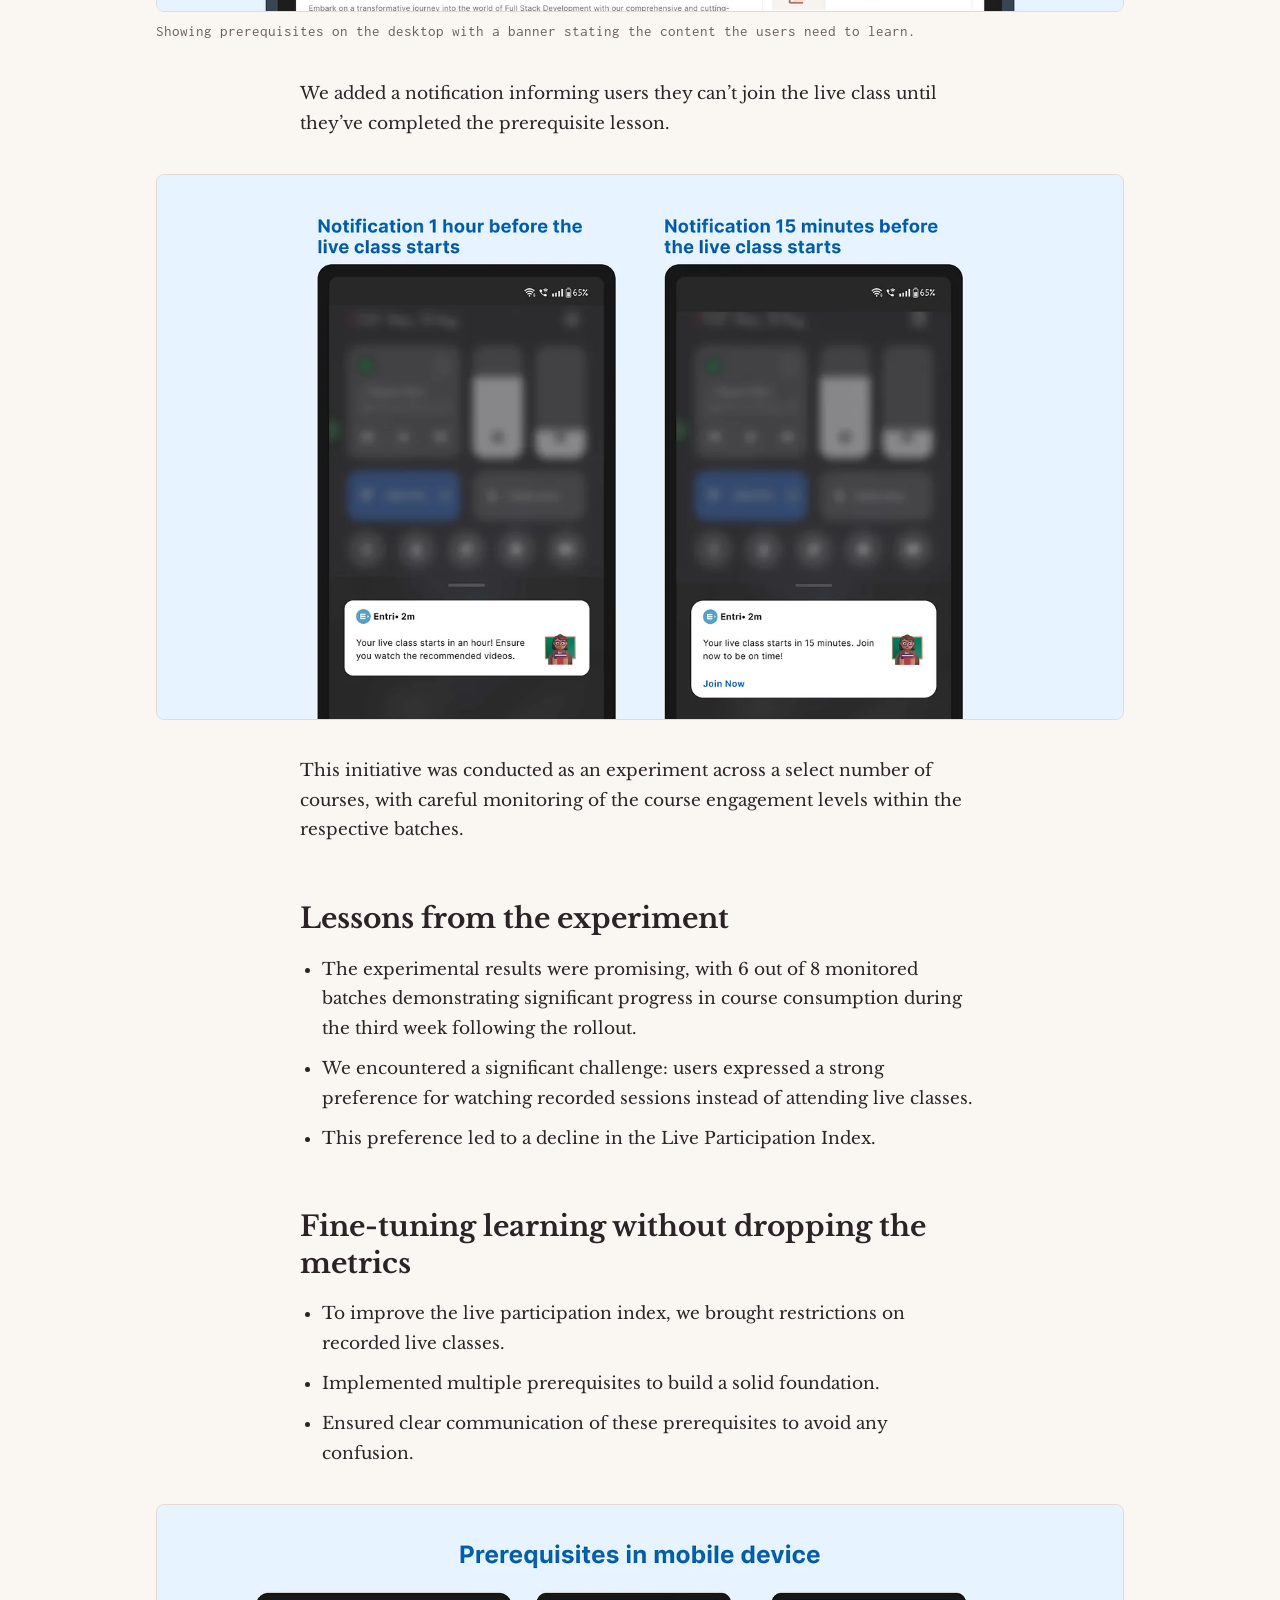
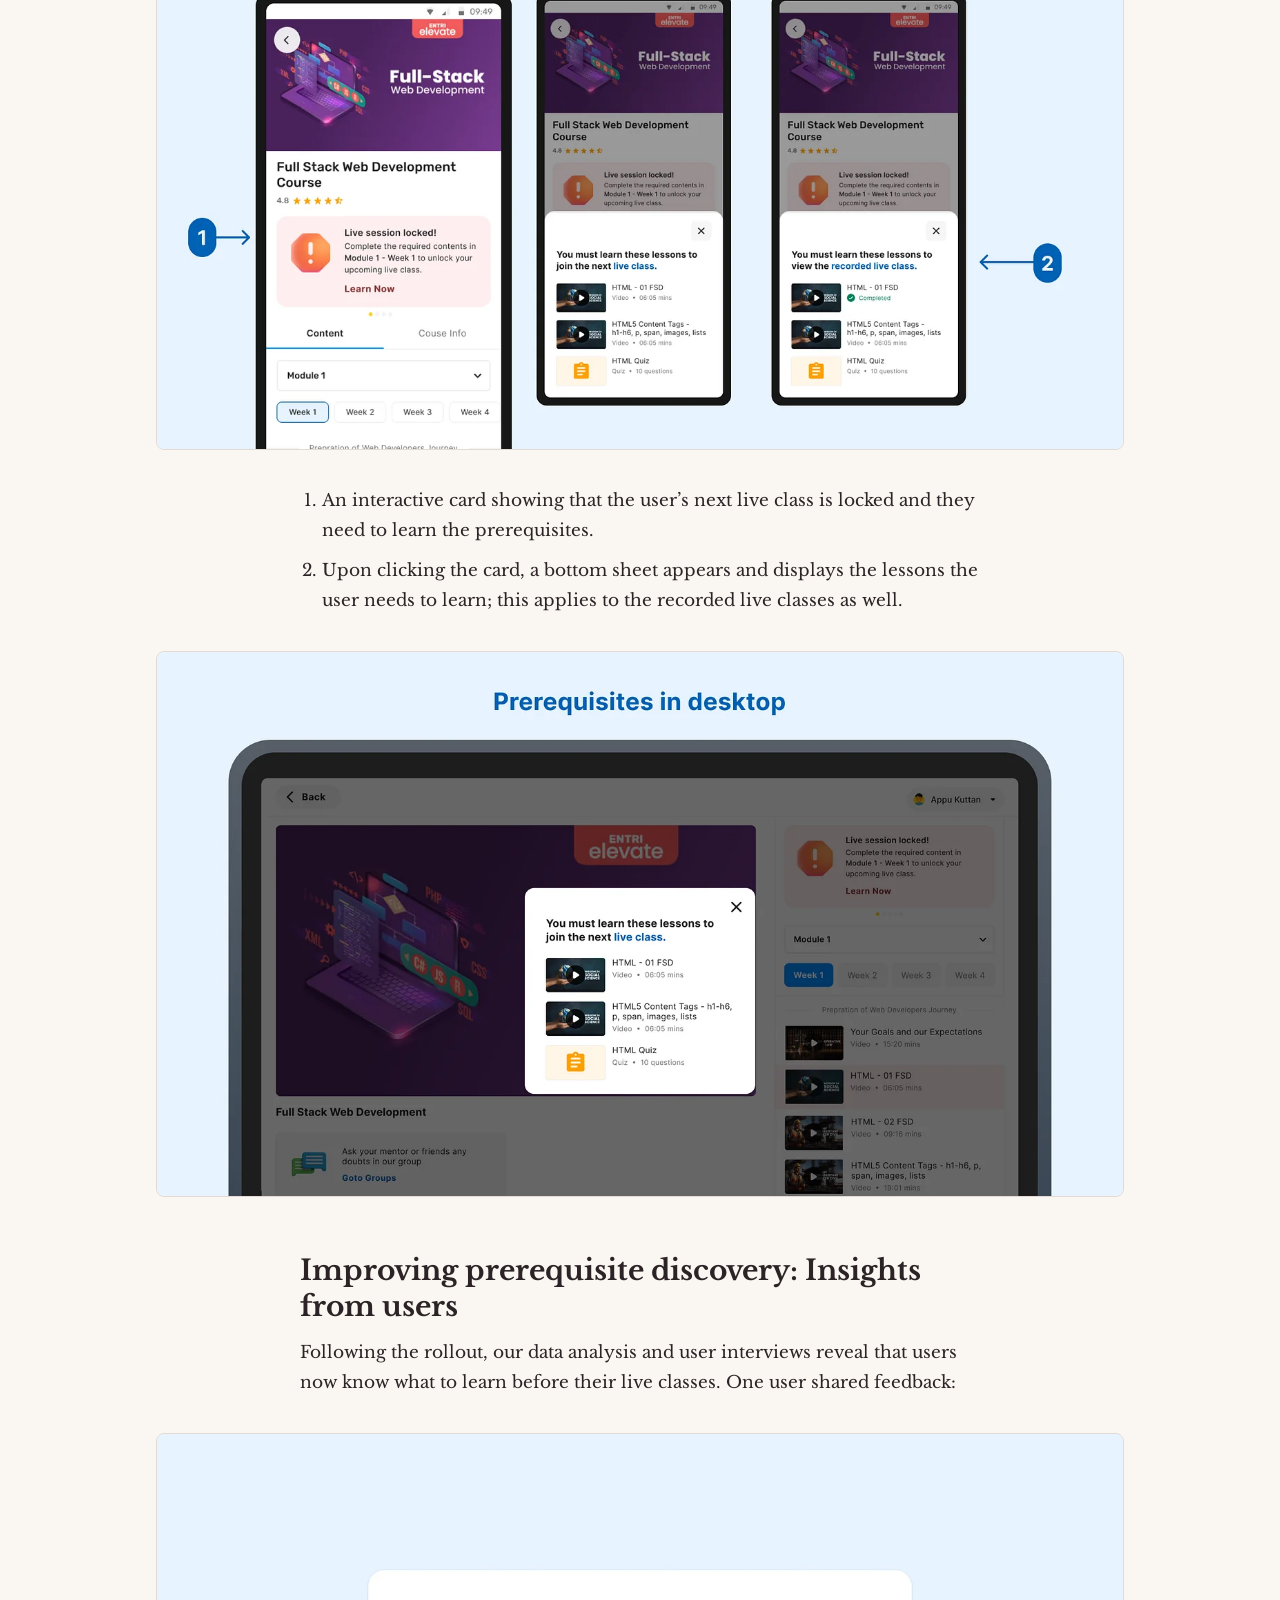
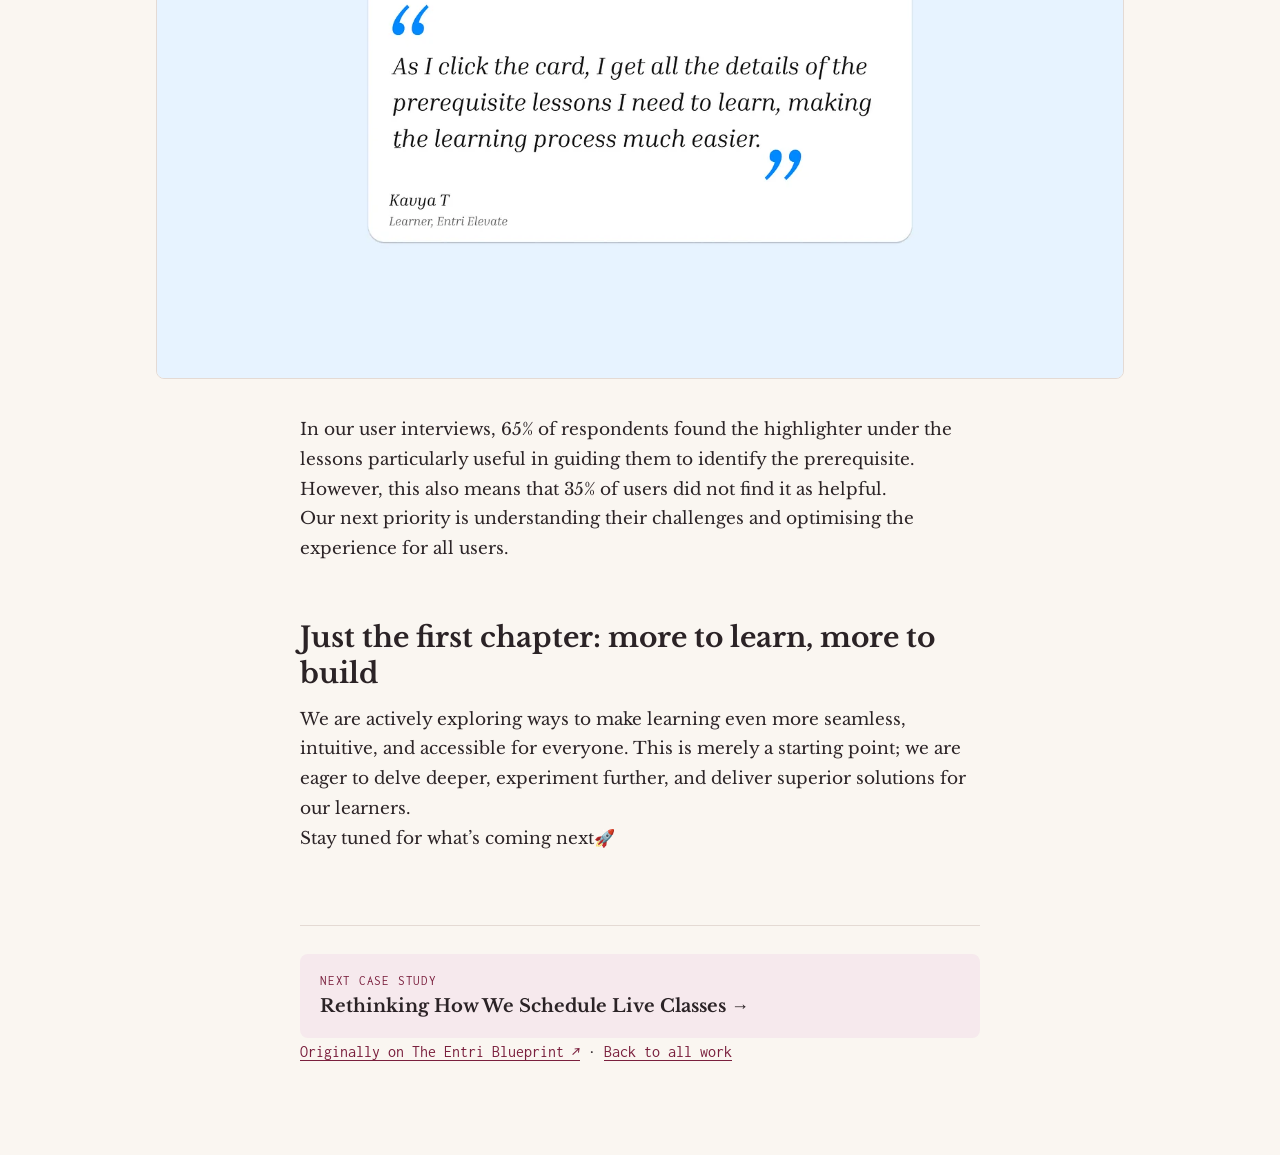
<file: beyond-access/index.html>
<!doctype html>
<html lang="en">
<head>
<meta charset="utf-8">
<meta name="viewport" content="width=device-width, initial-scale=1">
<title>Beyond Access: Designing a Smarter Learning Journey · Priyanka Chandran</title>
<meta name="description" content="Entri App is India’s premier vernacular learning platform, trusted by over10 million users. It focuses on skill development and competitive exam preparation, offering job-oriented courses in Digital M">
<link rel="canonical" href="https://pepperandpixels.com/beyond-access/">
<meta property="og:type" content="article">
<meta property="og:title" content="Beyond Access: Designing a Smarter Learning Journey">
<meta property="og:description" content="Entri App is India’s premier vernacular learning platform, trusted by over10 million users. It focuses on skill development and competitive exam preparation, offering job-oriented courses in Digital M">
<meta property="og:url" content="https://pepperandpixels.com/beyond-access/">
<link rel="preconnect" href="https://fonts.googleapis.com"><link rel="preconnect" href="https://fonts.gstatic.com" crossorigin>
<link href="https://fonts.googleapis.com/css2?family=Inconsolata:wght@400;600&family=Libre+Baskerville:ital,wght@0,400;0,700;1,400&display=swap" rel="stylesheet">
<link rel="stylesheet" href="/assets/case-study.css">
</head>
<body>
<a class="skip" href="#main">Skip to content</a>
<header class="bar"><a href="/">← Priyanka Chandran</a><span>Entri · Case study</span></header>
<main id="main" class="cs">
<p class="eyebrow">Entri · Case study · 4 min read</p>
<h1>Beyond Access: Designing a Smarter Learning Journey</h1>
<p><strong>Entri App</strong> is India’s premier vernacular learning platform, trusted by over<strong>10 million users.</strong> It focuses on skill development and competitive exam preparation, offering job-oriented courses in Digital Marketing, Programming, and Spoken English. Learners also prepare for exams like IBPS PO, SSC, RRB, and Kerala PSC on the platform.</p>
<p>Through <strong>Entri Elevate</strong>, our cohort-based learning program, users benefit from mentorship and structured training to boost their career readiness. As we continue to grow, especially within the Elevate program, consistent improvement and systematic problem-solving remain our top priorities.</p>
<h2 id="entri-elevate-our-promising-course-for-upskilling">Entri Elevate: Our promising course for upskilling.</h2>
<p>Entri Elevate, our flagship category, offers high-demand skill training through weekly lessons, live sessions, and 1:1 mentorship and is a key revenue driver.<br>Learners are grouped into batches based on their joining date. The course includes recorded videos, quizzes, flashcards, notes, and live classes, all organised into weekly modules. It also features weekly and module-based assignments, plus a final project.</p>
<div class="figs figs-1"><figure><a href="/img/beyond-access/01.webp" target="_blank" rel="noopener" aria-label="Open full-size image: Data Science &amp;amp; Machine Learning Course in Entri’s Elevate Category"><img src="/img/beyond-access/01.webp" alt="Data Science &amp;amp; Machine Learning Course in Entri’s Elevate Category" width="1400" height="788" loading="lazy" decoding="async"></a><figcaption>Data Science &amp; Machine Learning Course in Entri’s Elevate Category</figcaption></figure></div>
<p>The live classes are spread over the week and include soft skill training as part of interview preparation. While the live classes were going well, with a consistent LPI (live participation index), we faced a big challenge:<strong>Low course content consumption.</strong></p>
<h2 id="addressing-the-challenge-drop-in-course-engagement-over-time">Addressing the challenge: Drop in course engagement over time</h2>
<p>Once we noticed this problem, we quickly flagged it to the academic team to brainstorm.</p>
<div class="figs figs-1"><figure><a href="/img/beyond-access/02.webp" target="_blank" rel="noopener" aria-label="Open full-size image: Problems identified and their solutions from the brainstorming session"><img src="/img/beyond-access/02.webp" alt="Problems identified and their solutions from the brainstorming session" width="1400" height="788" loading="lazy" decoding="async"></a><figcaption>Problems identified and their solutions from the brainstorming session</figcaption></figure></div>
<p>Turns out, our students were over-relying on live classes and re-asking questions answered in recordings. This was eating up a lot of time during the live sessions and stopping the teachers from covering everything they needed to. The main problem was that students weren’t going through the materials on their own before class.</p>
<h2 id="solving-at-the-root-level">Solving at the root level</h2>
<p>To address the issue, we initially reinforced that live classes must focus on:</p>
<ol><li>Assigned topics</li><li>Doubt-clearing</li><li>Prerequisites</li></ol>
<p>Pre-class <strong>prerequisites,</strong> shared by the faculty,<strong></strong>were the lessons to be learned before attending a live class. But because different teachers enforced the rules in different ways, this method didn’t work well.</p>
<blockquote>The real answer was right there in the product itself.</blockquote>
<p>After team discussions, we decided that users must complete the required lessons before joining a live class. This helps them come better prepared and keeps learning consistent for everyone.</p>
<h2 id="getting-learners-ready-for-live-sessions">Getting Learners Ready for Live Sessions</h2>
<ul><li>We resolved the issue in under three days by introducing a new user flow.</li><li>This flow informs users that they must complete the prerequisite lesson before joining a live class.</li><li>A prominent banner now guides users on what they need to learn before attending the session (as shown in the image).</li></ul>
<div class="figs figs-1"><figure><a href="/img/beyond-access/03.webp" target="_blank" rel="noopener" aria-label="Open full-size image: Showing prerequisites in the mobile device with a banner stating the content that the users need to learn."><img src="/img/beyond-access/03.webp" alt="Showing prerequisites in the mobile device with a banner stating the content that the users need to learn." width="1400" height="788" loading="lazy" decoding="async"></a><figcaption>Showing prerequisites in the mobile device with a banner stating the content that the users need to learn.</figcaption></figure></div>
<ul><li>The specific live class remains disabled and locked until the required lesson is completed.</li><li>This ensures users understand their learning path clearly and come better prepared for live classes.</li></ul>
<div class="figs figs-1"><figure><a href="/img/beyond-access/04.webp" target="_blank" rel="noopener" aria-label="Open full-size image: Showing prerequisites on the desktop with a banner stating the content the users need to learn."><img src="/img/beyond-access/04.webp" alt="Showing prerequisites on the desktop with a banner stating the content the users need to learn." width="1400" height="788" loading="lazy" decoding="async"></a><figcaption>Showing prerequisites on the desktop with a banner stating the content the users need to learn.</figcaption></figure></div>
<p>We added a notification informing users they can’t join the live class until they’ve completed the prerequisite lesson.</p>
<div class="figs figs-1"><figure><a href="/img/beyond-access/05.webp" target="_blank" rel="noopener" aria-label="Open full-size image: Live class reminder notifications"><img src="/img/beyond-access/05.webp" alt="Two phone notifications: one an hour before the live class reminding learners to watch the recommended videos, and one 15 minutes before with a Join now button" width="1400" height="788" loading="lazy" decoding="async"></a></figure></div>
<p>This initiative was conducted as an experiment across a select number of courses, with careful monitoring of the course engagement levels within the respective batches.</p>
<h2 id="lessons-from-the-experiment">Lessons from the experiment</h2>
<ul><li>The experimental results were promising, with 6 out of 8 monitored batches demonstrating significant progress in course consumption during the third week following the rollout.</li><li>We encountered a significant challenge: users expressed a strong preference for watching recorded sessions instead of attending live classes.</li><li>This preference led to a decline in the Live Participation Index.</li></ul>
<h2 id="fine-tuning-learning-without-dropping-the-metrics">Fine-tuning learning without dropping the metrics</h2>
<ul><li>To improve the live participation index, we brought restrictions on recorded live classes.</li><li>Implemented multiple prerequisites to build a solid foundation.</li><li>Ensured clear communication of these prerequisites to avoid any confusion.</li></ul>
<div class="figs figs-1"><figure><a href="/img/beyond-access/06.webp" target="_blank" rel="noopener" aria-label="Open full-size image: Prerequisites on mobile"><img src="/img/beyond-access/06.webp" alt="Prerequisites on mobile: a &quot;Live session locked&quot; card on the course page, and a bottom sheet listing the lessons to finish before joining the live class or viewing the recorded one" width="1400" height="788" loading="lazy" decoding="async"></a></figure></div>
<ol><li>An interactive card showing that the user’s next live class is locked and they need to learn the prerequisites.</li><li>Upon clicking the card, a bottom sheet appears and displays the lessons the user needs to learn; this applies to the recorded live classes as well.</li></ol>
<div class="figs figs-1"><figure><a href="/img/beyond-access/07.webp" target="_blank" rel="noopener" aria-label="Open full-size image: Prerequisites on desktop"><img src="/img/beyond-access/07.webp" alt="Prerequisites on desktop: a pop-up listing the lessons to learn before joining the next live class, with the locked-session card in the sidebar" width="1400" height="788" loading="lazy" decoding="async"></a></figure></div>
<h2 id="improving-prerequisite-discovery-insights-from-users">Improving prerequisite discovery: Insights from users</h2>
<p>Following the rollout, our data analysis and user interviews reveal that users now know what to learn before their live classes. One user shared feedback:</p>
<div class="figs figs-1"><figure><a href="/img/beyond-access/08.webp" target="_blank" rel="noopener" aria-label="Open full-size image: Learner quote"><img src="/img/beyond-access/08.webp" alt="Learner quote: &quot;As I click the card, I get all the details of the prerequisite lessons I need to learn, making the learning process much easier.&quot; Kavya T, learner, Entri Elevate" width="1400" height="788" loading="lazy" decoding="async"></a></figure></div>
<p>In our user interviews, 65% of respondents found the highlighter under the lessons particularly useful in guiding them to identify the prerequisite. However, this also means that 35% of users did not find it as helpful.<br>Our next priority is understanding their challenges and optimising the experience for all users.</p>
<h2 id="just-the-first-chapter-more-to-learn-more-to-build">Just the first chapter: more to learn, more to build</h2>
<p>We are actively exploring ways to make learning even more seamless, intuitive, and accessible for everyone. This is merely a starting point; we are eager to delve deeper, experiment further, and deliver superior solutions for our learners.<br>Stay tuned for what’s coming next🚀</p>
<nav class="cs-end" aria-label="More">
  <a class="next" href="/live-classes/"><small>Next case study</small>Rethinking How We Schedule Live Classes →</a>
  <p><a href="https://epd-blog.entri.team/beyond-access-designing-a-smarter-learning-journey-f941a3b6b0d4" target="_blank" rel="noopener">Originally on The Entri Blueprint ↗</a> · <a href="/">Back to all work</a></p>
</nav>
</main>
</body>
</html>
</file>
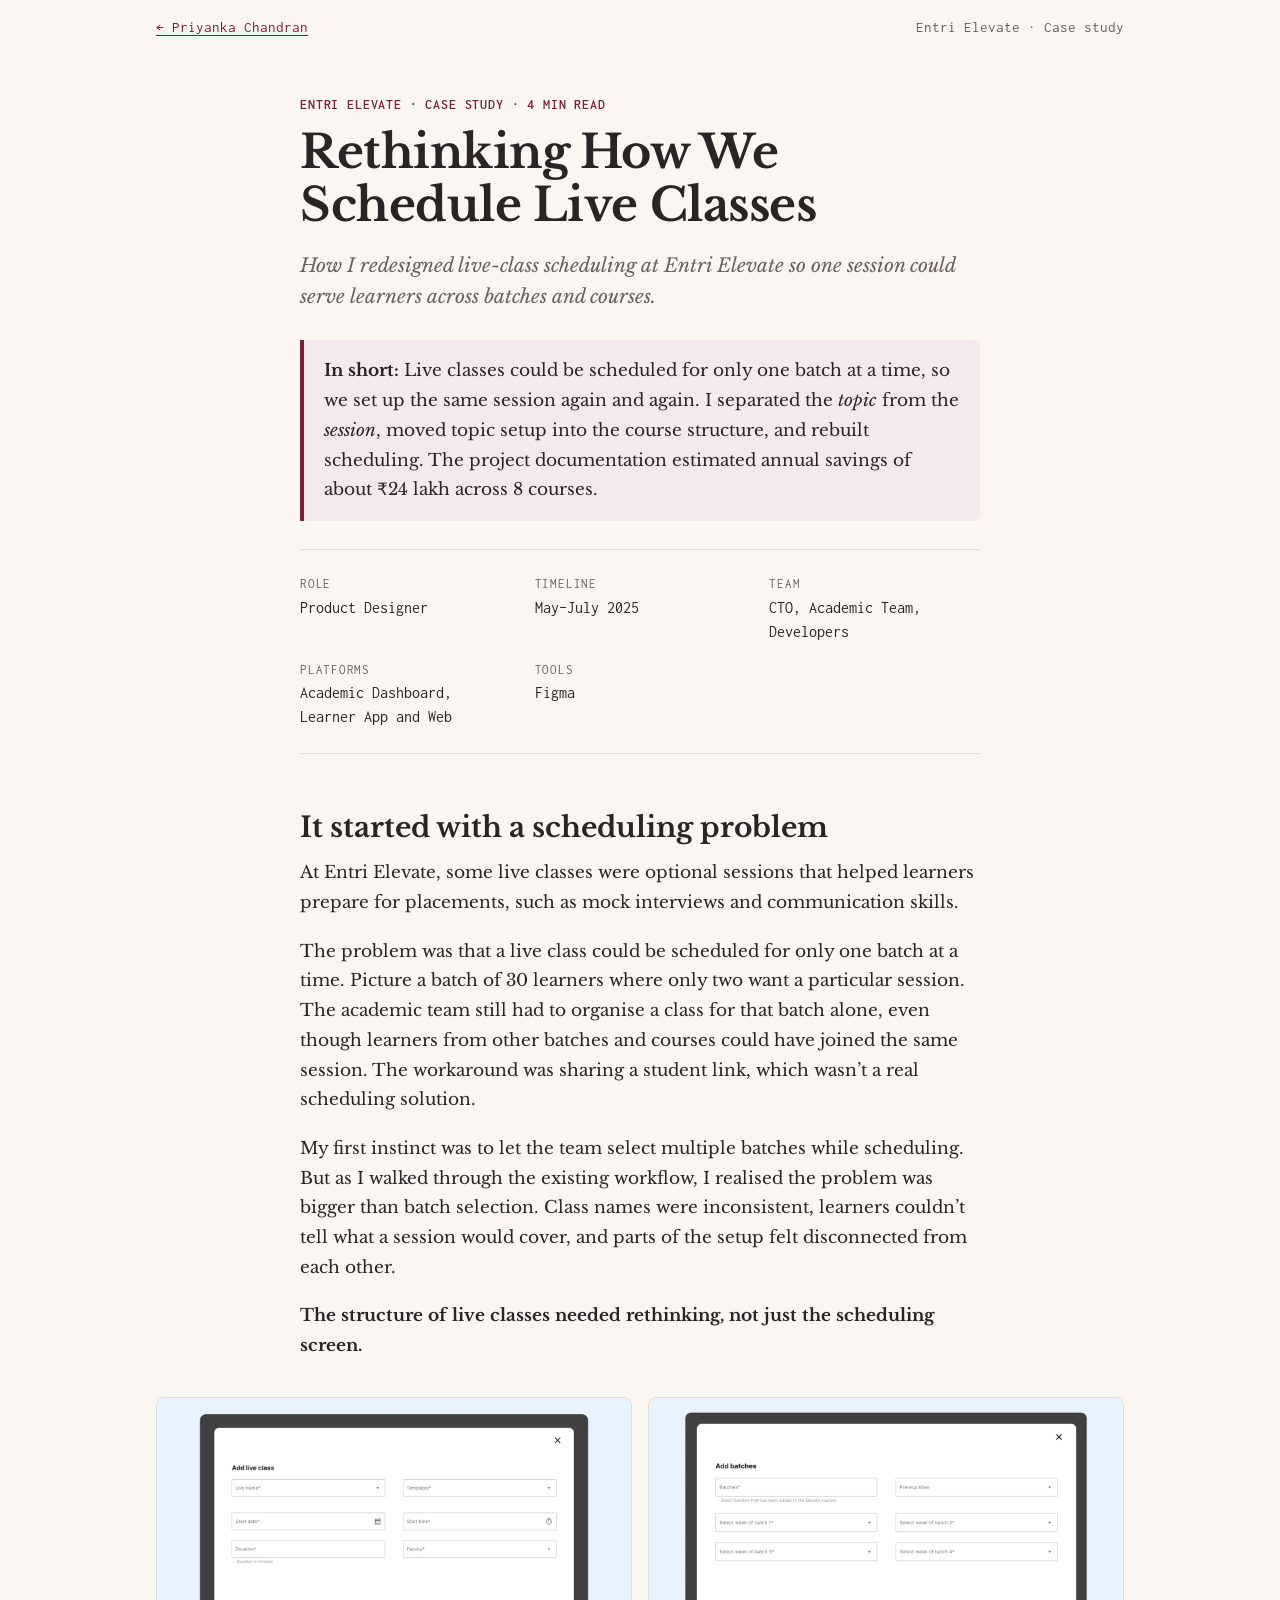
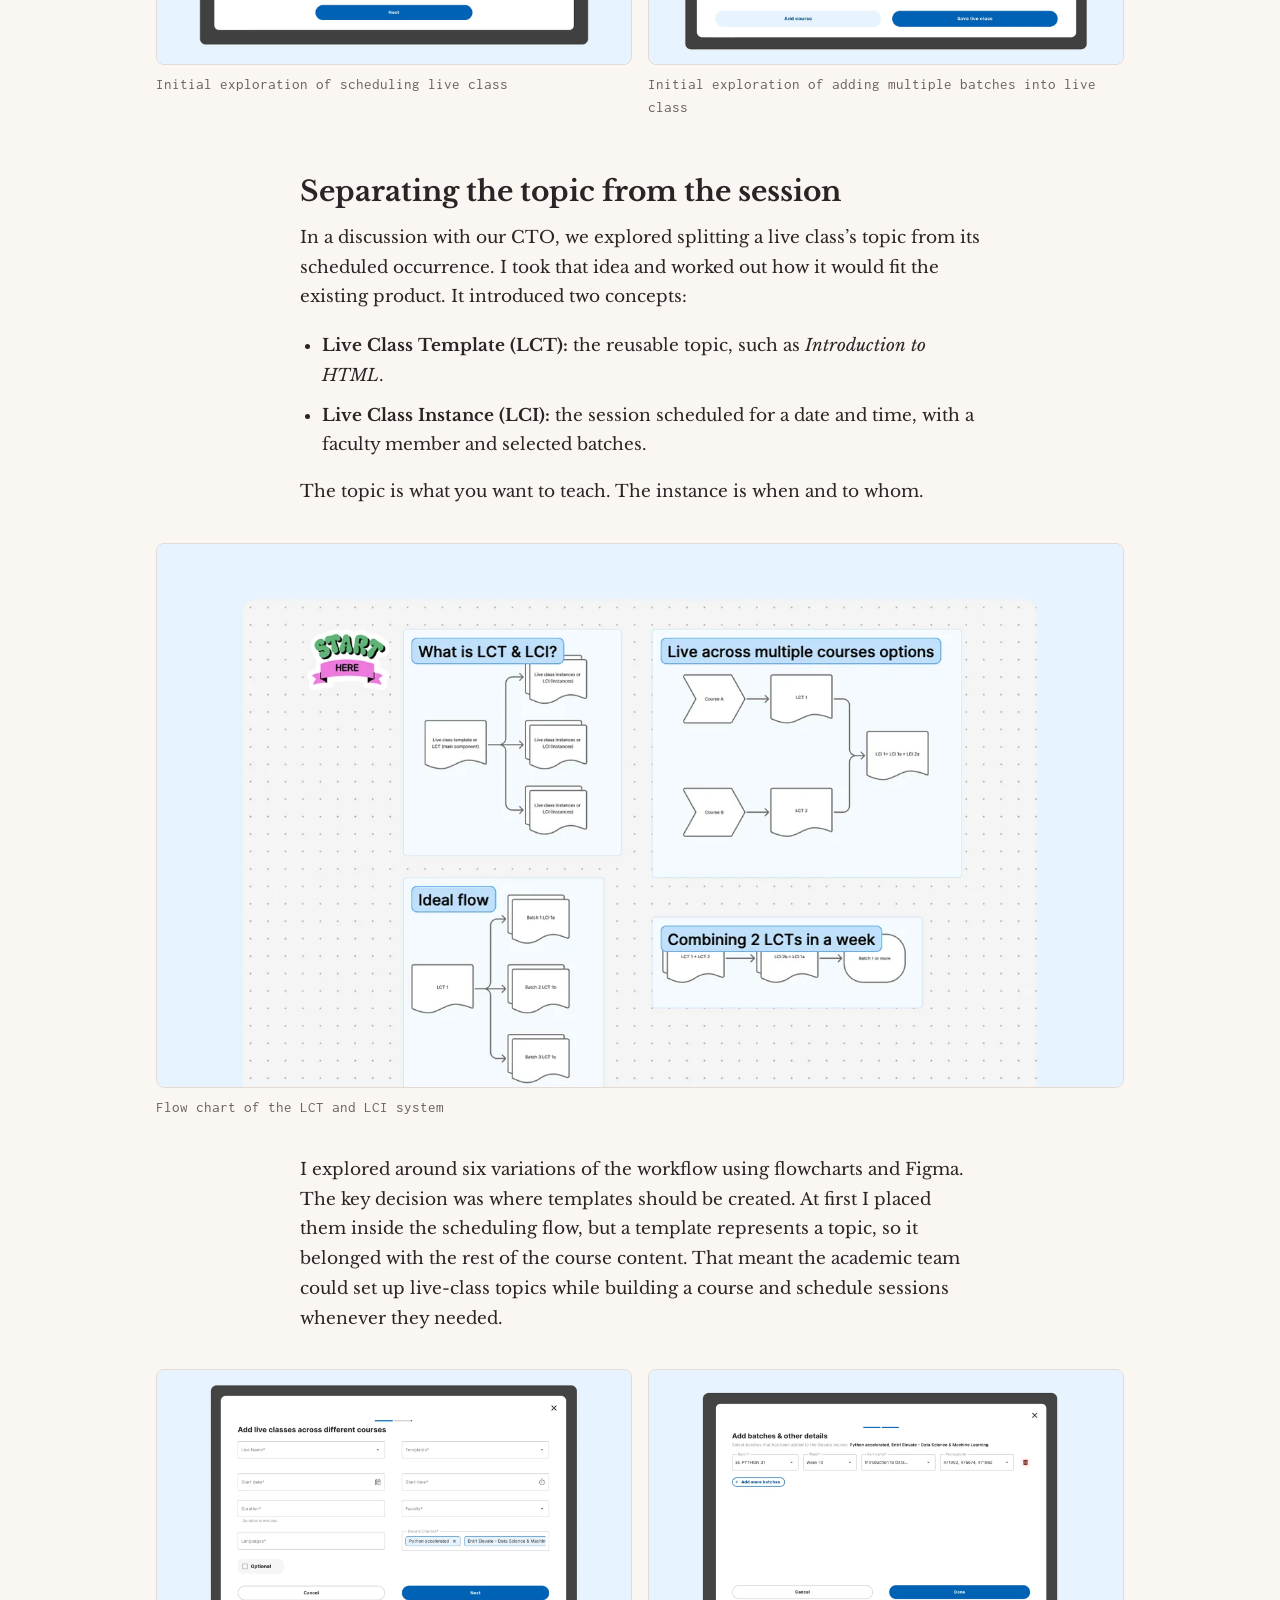
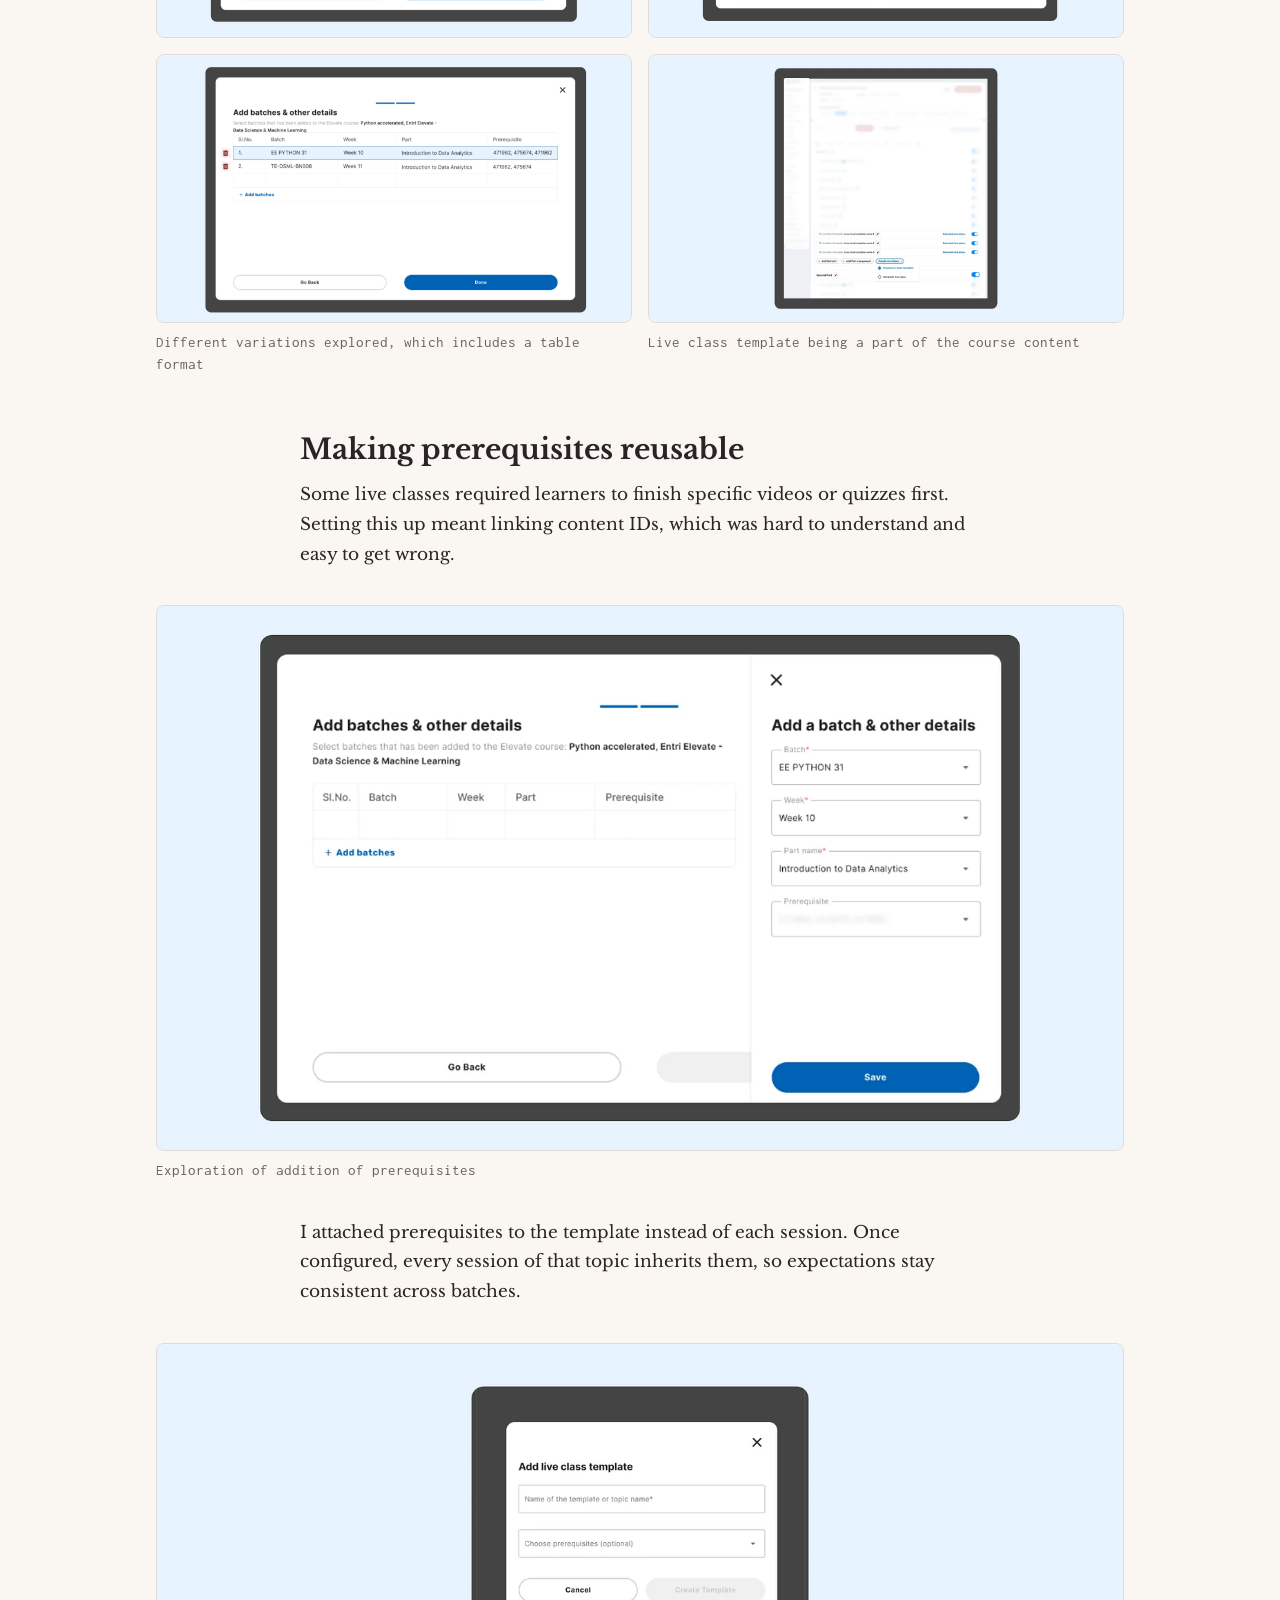
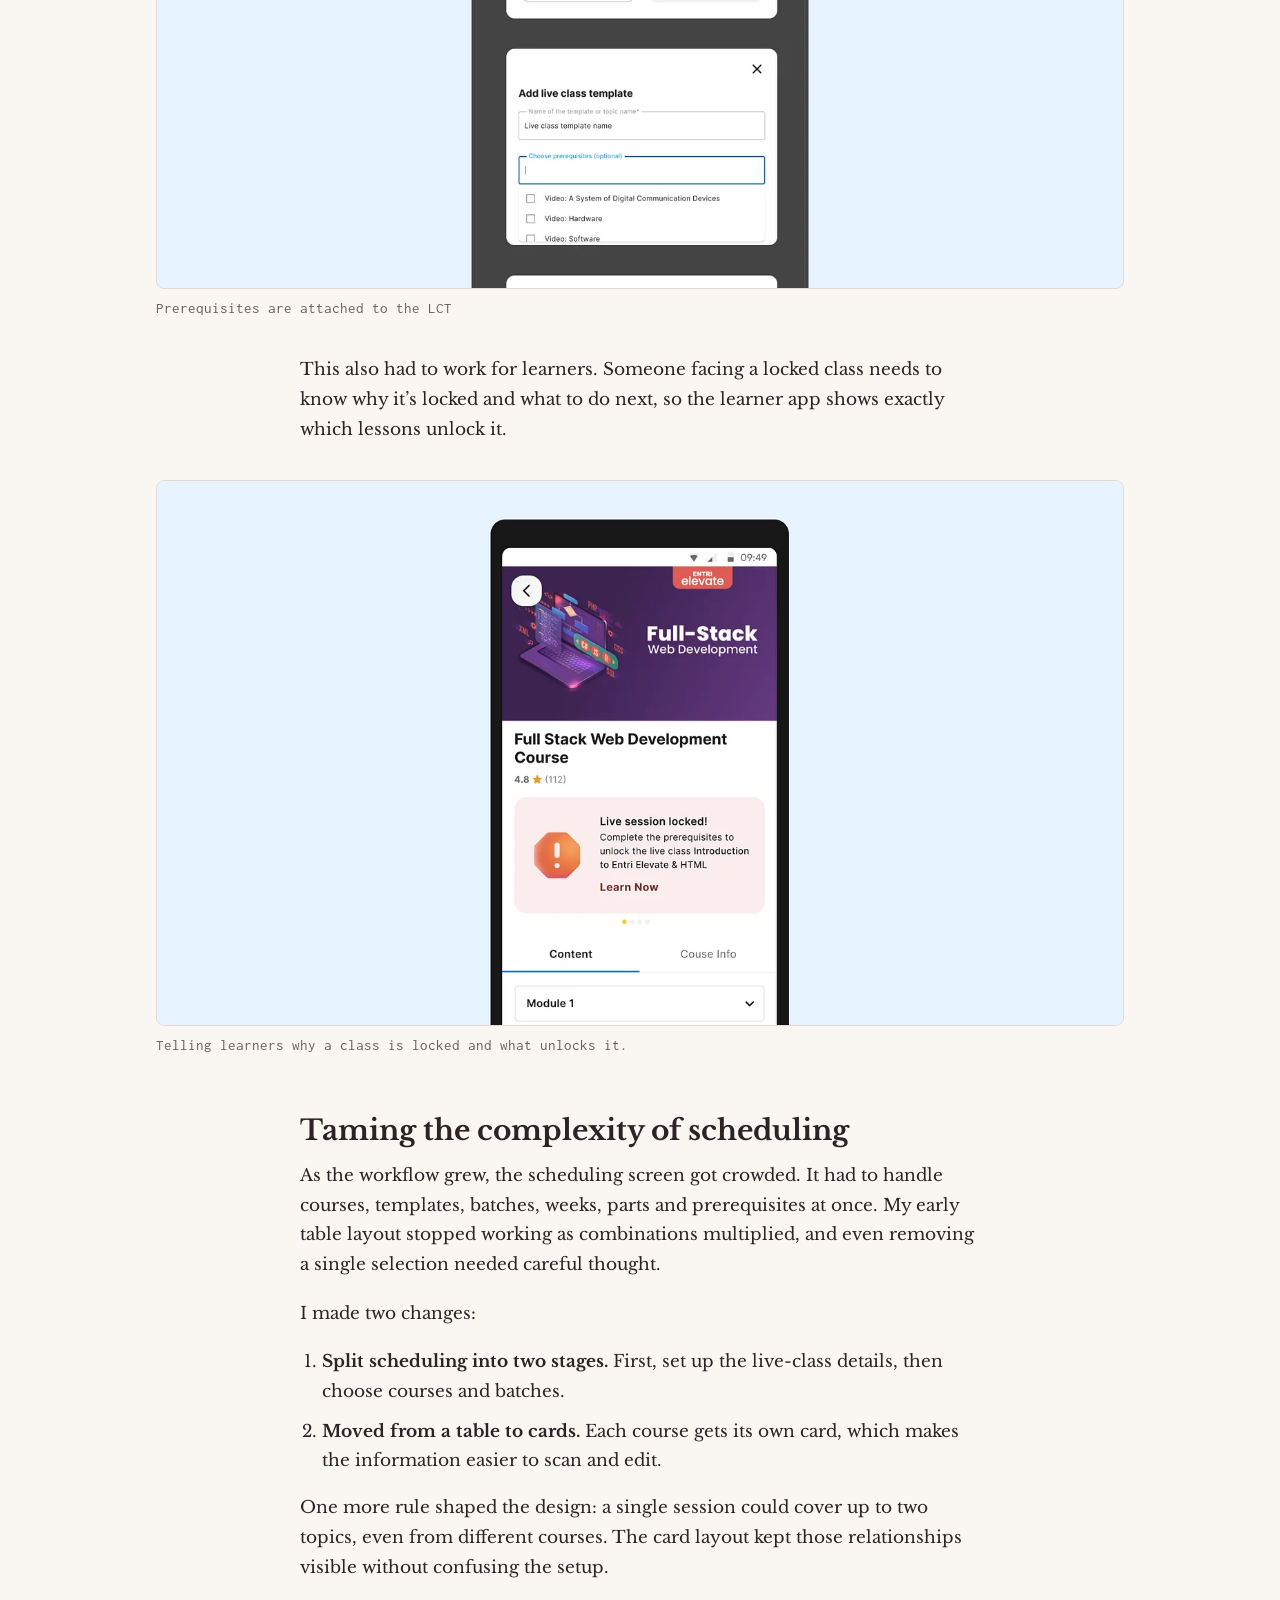
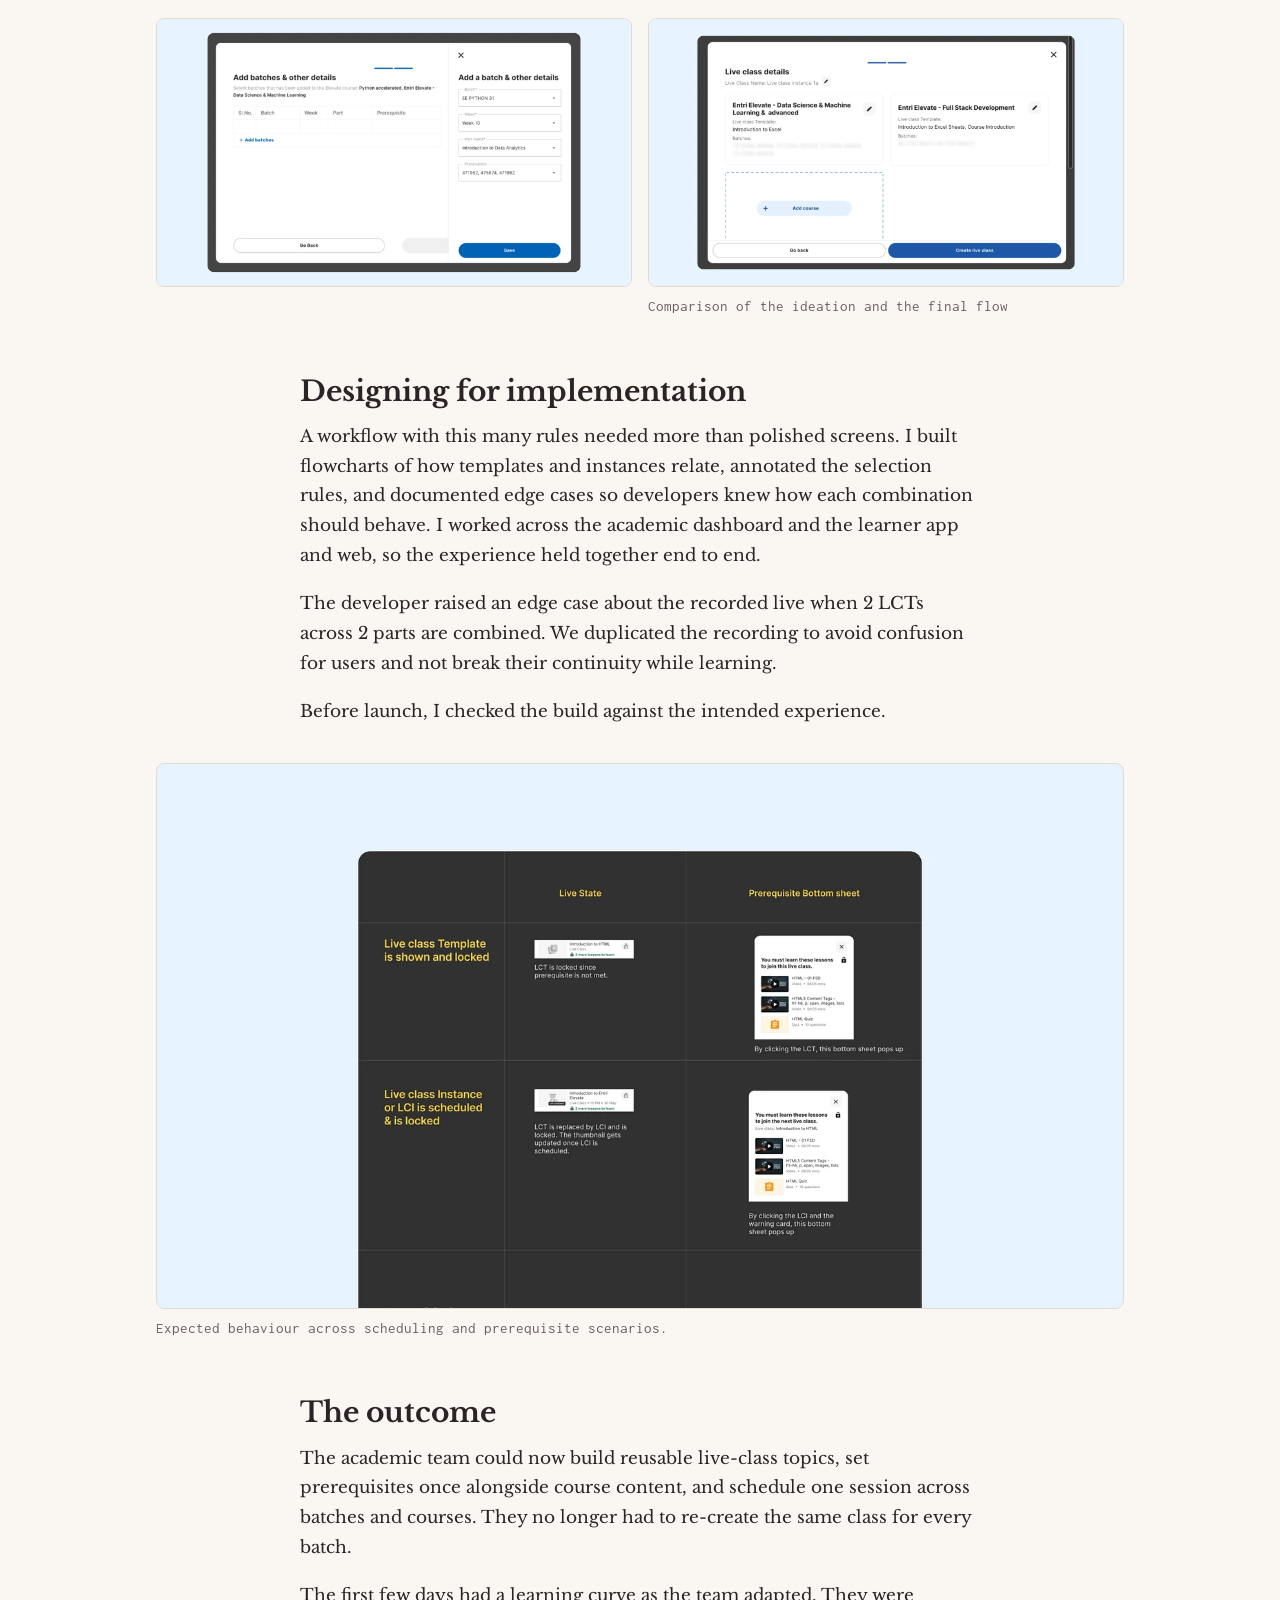
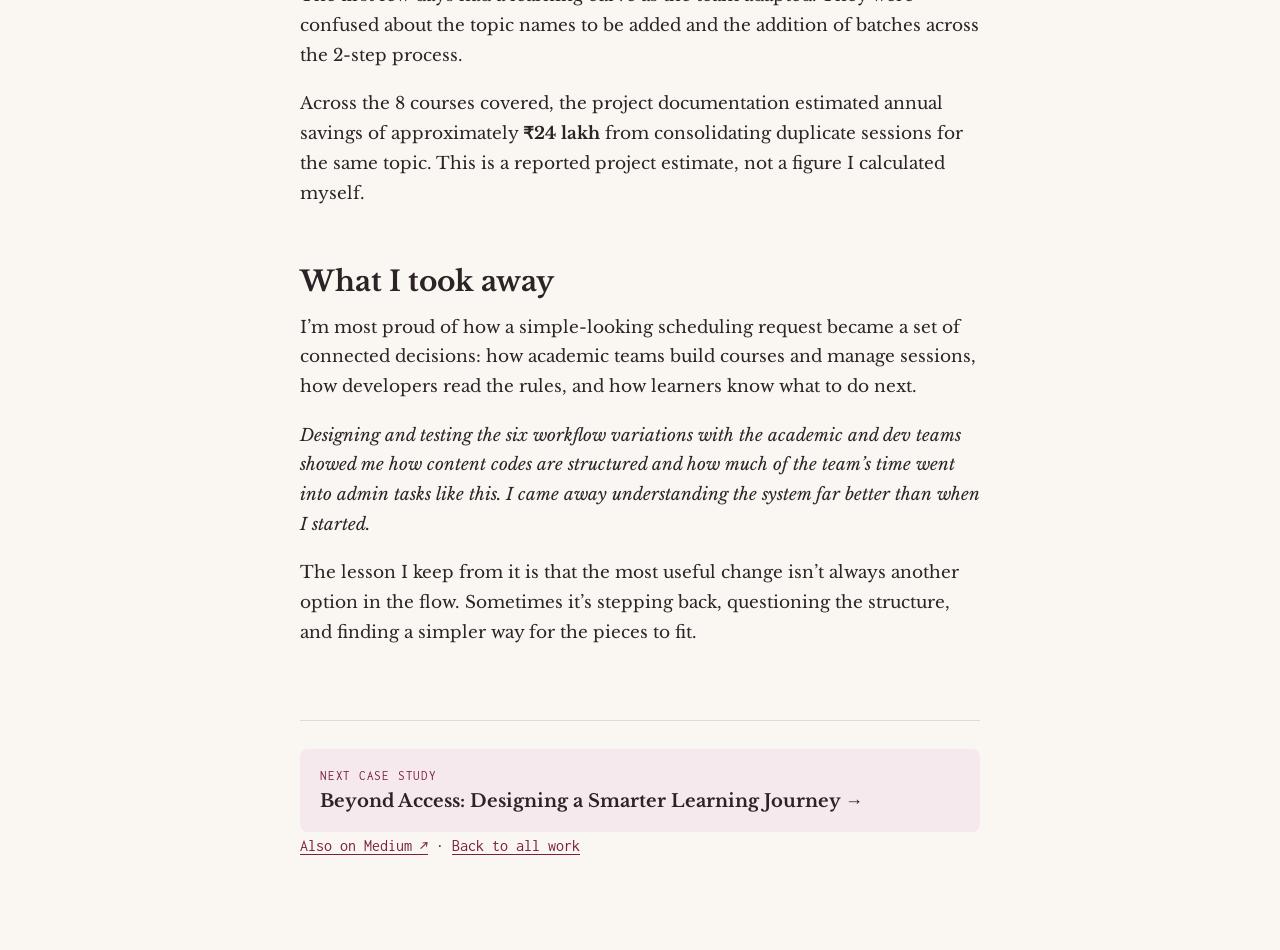
<file: live-classes/index.html>
<!doctype html>
<html lang="en">
<head>
<meta charset="utf-8">
<meta name="viewport" content="width=device-width, initial-scale=1">
<title>Rethinking How We Schedule Live Classes · Priyanka Chandran</title>
<meta name="description" content="How I redesigned live-class scheduling at Entri Elevate so one session could serve learners across batches and courses.">
<link rel="canonical" href="https://pepperandpixels.com/live-classes/">
<meta property="og:type" content="article">
<meta property="og:title" content="Rethinking How We Schedule Live Classes">
<meta property="og:description" content="How I redesigned live-class scheduling at Entri Elevate so one session could serve learners across batches and courses.">
<meta property="og:url" content="https://pepperandpixels.com/live-classes/">
<link rel="preconnect" href="https://fonts.googleapis.com"><link rel="preconnect" href="https://fonts.gstatic.com" crossorigin>
<link href="https://fonts.googleapis.com/css2?family=Inconsolata:wght@400;600&family=Libre+Baskerville:ital,wght@0,400;0,700;1,400&display=swap" rel="stylesheet">
<link rel="stylesheet" href="/assets/case-study.css">
</head>
<body>
<a class="skip" href="#main">Skip to content</a>
<header class="bar"><a href="/">← Priyanka Chandran</a><span>Entri Elevate · Case study</span></header>
<main id="main" class="cs">
<p class="eyebrow">Entri Elevate · Case study · 4 min read</p>
<h1>Rethinking How We Schedule Live Classes</h1>
<p class="dek"><em>How I redesigned live-class scheduling at Entri Elevate so one session could serve learners across batches and courses.</em></p>
<p class="callout"><strong>In short:</strong> Live classes could be scheduled for only one batch at a time, so we set up the same session again and again. I separated the <em>topic</em> from the <em>session</em>, moved topic setup into the course structure, and rebuilt scheduling. The project documentation estimated annual savings of about ₹24 lakh across 8 courses.</p>
<dl class="glance"><div><dt>Role</dt><dd>Product Designer</dd></div><div><dt>Timeline</dt><dd>May–July 2025</dd></div><div><dt>Team</dt><dd>CTO, Academic Team, Developers</dd></div><div><dt>Platforms</dt><dd>Academic Dashboard, Learner App and Web</dd></div><div><dt>Tools</dt><dd>Figma</dd></div></dl>
<h2 id="it-started-with-a-scheduling-problem">It started with a scheduling problem</h2>
<p>At Entri Elevate, some live classes were optional sessions that helped learners prepare for placements, such as mock interviews and communication skills.</p>
<p>The problem was that a live class could be scheduled for only one batch at a time. Picture a batch of 30 learners where only two want a particular session. The academic team still had to organise a class for that batch alone, even though learners from other batches and courses could have joined the same session. The workaround was sharing a student link, which wasn’t a real scheduling solution.</p>
<p>My first instinct was to let the team select multiple batches while scheduling. But as I walked through the existing workflow, I realised the problem was bigger than batch selection. Class names were inconsistent, learners couldn’t tell what a session would cover, and parts of the setup felt disconnected from each other.</p>
<p><strong>The structure of live classes needed rethinking, not just the scheduling screen.</strong></p>
<div class="figs figs-2"><figure><a href="/img/live-classes/01.webp" target="_blank" rel="noopener" aria-label="Open full-size image: Initial exploration of scheduling live class"><img src="/img/live-classes/01.webp" alt="Initial exploration of scheduling live class" width="1400" height="788" loading="lazy" decoding="async"></a><figcaption>Initial exploration of scheduling live class</figcaption></figure><figure><a href="/img/live-classes/02.webp" target="_blank" rel="noopener" aria-label="Open full-size image: Initial exploration of adding multiple batches into live class"><img src="/img/live-classes/02.webp" alt="Initial exploration of adding multiple batches into live class" width="1400" height="788" loading="lazy" decoding="async"></a><figcaption>Initial exploration of adding multiple batches into live class</figcaption></figure></div>
<h2 id="separating-the-topic-from-the-session">Separating the topic from the session</h2>
<p>In a discussion with our CTO, we explored splitting a live class’s topic from its scheduled occurrence. I took that idea and worked out how it would fit the existing product. It introduced two concepts:</p>
<ul><li><strong>Live Class Template (LCT):</strong> the reusable topic, such as <em>Introduction to HTML</em>.</li><li><strong>Live Class Instance (LCI):</strong> the session scheduled for a date and time, with a faculty member and selected batches.</li></ul>
<p>The topic is what you want to teach. The instance is when and to whom.</p>
<div class="figs figs-1"><figure><a href="/img/live-classes/03.webp" target="_blank" rel="noopener" aria-label="Open full-size image: Flow chart of the LCT and LCI system"><img src="/img/live-classes/03.webp" alt="Flow chart of the LCT and LCI system" width="1400" height="788" loading="lazy" decoding="async"></a><figcaption>Flow chart of the LCT and LCI system</figcaption></figure></div>
<p>I explored around six variations of the workflow using flowcharts and Figma. The key decision was where templates should be created. At first I placed them inside the scheduling flow, but a template represents a topic, so it belonged with the rest of the course content. That meant the academic team could set up live-class topics while building a course and schedule sessions whenever they needed.</p>
<div class="figs figs-4"><figure><a href="/img/live-classes/04.webp" target="_blank" rel="noopener" aria-label="Open full-size image: Step 1 of the scheduling form"><img src="/img/live-classes/04.webp" alt="Step 1 of the scheduling form: add a live class across several Elevate courses, with name, template, start date and time, duration, faculty and languages" width="1600" height="900" loading="lazy" decoding="async"></a></figure><figure><a href="/img/live-classes/05.webp" target="_blank" rel="noopener" aria-label="Open full-size image: Step 2: adding batches"><img src="/img/live-classes/05.webp" alt="Step 2: add batches to the class, choosing week, part and prerequisite lessons for each batch, with an option to add more batches" width="1600" height="900" loading="lazy" decoding="async"></a></figure><figure><a href="/img/live-classes/06.webp" target="_blank" rel="noopener" aria-label="Open full-size image: Different variations explored, which includes a table format"><img src="/img/live-classes/06.webp" alt="Different variations explored, which includes a table format" width="1600" height="900" loading="lazy" decoding="async"></a><figcaption>Different variations explored, which includes a table format</figcaption></figure><figure><a href="/img/live-classes/07.webp" target="_blank" rel="noopener" aria-label="Open full-size image: Live class template being a part of the course content"><img src="/img/live-classes/07.webp" alt="Live class template being a part of the course content" width="1400" height="788" loading="lazy" decoding="async"></a><figcaption>Live class template being a part of the course content</figcaption></figure></div>
<h2 id="making-prerequisites-reusable">Making prerequisites reusable</h2>
<p>Some live classes required learners to finish specific videos or quizzes first. Setting this up meant linking content IDs, which was hard to understand and easy to get wrong.</p>
<div class="figs figs-1"><figure><a href="/img/live-classes/08.webp" target="_blank" rel="noopener" aria-label="Open full-size image: Exploration of addition of prerequisites"><img src="/img/live-classes/08.webp" alt="Exploration of addition of prerequisites" width="1400" height="788" loading="lazy" decoding="async"></a><figcaption>Exploration of addition of prerequisites</figcaption></figure></div>
<p>I attached prerequisites to the template instead of each session. Once configured, every session of that topic inherits them, so expectations stay consistent across batches.</p>
<div class="figs figs-1"><figure><a href="/img/live-classes/09.webp" target="_blank" rel="noopener" aria-label="Open full-size image: Prerequisites are attached to the LCT"><img src="/img/live-classes/09.webp" alt="Prerequisites are attached to the LCT" width="1400" height="788" loading="lazy" decoding="async"></a><figcaption>Prerequisites are attached to the LCT</figcaption></figure></div>
<p>This also had to work for learners. Someone facing a locked class needs to know why it’s locked and what to do next, so the learner app shows exactly which lessons unlock it.</p>
<div class="figs figs-1"><figure><a href="/img/live-classes/10.webp" target="_blank" rel="noopener" aria-label="Open full-size image: Telling learners why a class is locked and what unlocks it."><img src="/img/live-classes/10.webp" alt="Telling learners why a class is locked and what unlocks it." width="1400" height="788" loading="lazy" decoding="async"></a><figcaption>Telling learners why a class is locked and what unlocks it.</figcaption></figure></div>
<h2 id="taming-the-complexity-of-scheduling">Taming the complexity of scheduling</h2>
<p>As the workflow grew, the scheduling screen got crowded. It had to handle courses, templates, batches, weeks, parts and prerequisites at once. My early table layout stopped working as combinations multiplied, and even removing a single selection needed careful thought.</p>
<p>I made two changes:</p>
<ol><li><strong>Split scheduling into two stages.</strong> First, set up the live-class details, then choose courses and batches.</li><li><strong>Moved from a table to cards.</strong> Each course gets its own card, which makes the information easier to scan and edit.</li></ol>
<p>One more rule shaped the design: a single session could cover up to two topics, even from different courses. The card layout kept those relationships visible without confusing the setup.</p>
<div class="figs figs-2"><figure><a href="/img/live-classes/11.webp" target="_blank" rel="noopener" aria-label="Open full-size image: Revised step 2 with a batch side panel"><img src="/img/live-classes/11.webp" alt="Revised step 2: a table of added batches, with a side panel for adding one batch at a time (batch, week, part name, prerequisite)" width="1600" height="900" loading="lazy" decoding="async"></a></figure><figure><a href="/img/live-classes/12.webp" target="_blank" rel="noopener" aria-label="Open full-size image: Comparison of the ideation and the final flow"><img src="/img/live-classes/12.webp" alt="Comparison of the ideation and the final flow" width="1600" height="900" loading="lazy" decoding="async"></a><figcaption>Comparison of the ideation and the final flow</figcaption></figure></div>
<h2 id="designing-for-implementation">Designing for implementation</h2>
<p>A workflow with this many rules needed more than polished screens. I built flowcharts of how templates and instances relate, annotated the selection rules, and documented edge cases so developers knew how each combination should behave. I worked across the academic dashboard and the learner app and web, so the experience held together end to end.</p>
<p>The developer raised an edge case about the recorded live when 2 LCTs across 2 parts are combined. We duplicated the recording to avoid confusion for users and not break their continuity while learning.</p>
<p>Before launch, I checked the build against the intended experience.</p>
<div class="figs figs-1"><figure><a href="/img/live-classes/13.webp" target="_blank" rel="noopener" aria-label="Open full-size image: Expected behaviour across scheduling and prerequisite scenarios."><img src="/img/live-classes/13.webp" alt="Expected behaviour across scheduling and prerequisite scenarios." width="1400" height="788" loading="lazy" decoding="async"></a><figcaption>Expected behaviour across scheduling and prerequisite scenarios.</figcaption></figure></div>
<h2 id="the-outcome">The outcome</h2>
<p>The academic team could now build reusable live-class topics, set prerequisites once alongside course content, and schedule one session across batches and courses. They no longer had to re-create the same class for every batch.</p>
<p>The first few days had a learning curve as the team adapted. They were confused about the topic names to be added and the addition of batches across the 2-step process.</p>
<p>Across the 8 courses covered, the project documentation estimated annual savings of approximately <strong>₹24 lakh</strong> from consolidating duplicate sessions for the same topic. This is a reported project estimate, not a figure I calculated myself.</p>
<h2 id="what-i-took-away">What I took away</h2>
<p>I’m most proud of how a simple-looking scheduling request became a set of connected decisions: how academic teams build courses and manage sessions, how developers read the rules, and how learners know what to do next.</p>
<p><em>Designing and testing the six workflow variations with the academic and dev teams showed me how content codes are structured and how much of the team’s time went into admin tasks like this. I came away understanding the system far better than when I started.</em></p>
<p>The lesson I keep from it is that the most useful change isn’t always another option in the flow. Sometimes it’s stepping back, questioning the structure, and finding a simpler way for the pieces to fit.</p>
<nav class="cs-end" aria-label="More">
  <a class="next" href="/beyond-access/"><small>Next case study</small>Beyond Access: Designing a Smarter Learning Journey →</a>
  <p><a href="https://medium.com/@priyankattru/rethinking-how-we-schedule-live-classes-cd67a9f1c660" target="_blank" rel="noopener">Also on Medium ↗</a> · <a href="/">Back to all work</a></p>
</nav>
</main>
</body>
</html>
</file>
<file: assets/library-cards.css>
/* Library-card case studies. Colours come from the variables in index.html */

.shelf {
  list-style: none;
  display: flex;
  flex-wrap: wrap;
  justify-content: center;
  align-items: flex-start;
  gap: 1.75rem;
}

/* card height comes from its content */
.shelf-item {
  width: 100%;
  max-width: 480px;
  container-type: inline-size;
}

.lib-card {
  display: flex;
  flex-direction: column;
  min-height: 44px;
  position: relative;
  color: var(--ink);
  text-decoration: none;
  /* inner spacing scales with the card (was 2rem 1.85rem 0.75rem at 403px) */
  padding: 7.9cqi 7.3cqi 3cqi;
  /* hand-drawn card: corners sliced so they never stretch */
  border: 0 solid transparent;
  border-image: url('card-border.svg') 64 fill / 64px stretch;
  filter: drop-shadow(0 6px 12px var(--shadow));
  transition: transform 0.6s ease, filter 0.3s ease;
  will-change: transform;
}

.shelf-item:hover a.lib-card,
a.lib-card:focus-visible {
  filter: drop-shadow(0 12px 22px var(--shadow-hover));
}

a.lib-card:focus-visible { transform: translateY(-4px); }
a.lib-card:focus-visible .lib-cta { outline: 2px solid var(--focus); outline-offset: 4px; border-radius: 2px; }

.lib-top {
  display: flex;
  justify-content: space-between;
  align-items: center;
  gap: 1rem;
  padding-bottom: 0.9rem;
  margin-bottom: 1rem;
  background: url('card-rule-double.svg') bottom / 100% 10px no-repeat;
}

.lib-no {
  font-size: 0.75rem;
  letter-spacing: 0.18em;
  text-transform: uppercase;
  color: var(--ink-faded);
}

.lib-title {
  font-family: 'Libre Baskerville', serif;
  font-size: 1.3rem;
  line-height: 1.35;
  color: var(--accent);
  padding-bottom: 0.9rem;
  margin-bottom: 0.25rem;
  background: url('card-rule-single.svg') bottom / 100% 4px no-repeat;
}


.lib-summary {
  font-family: 'Libre Baskerville', serif;
  font-style: italic;
  font-size: 0.95rem;
  line-height: 1.7;
  color: var(--ink-mid);
  margin: 0.5rem 0 0.75rem;
}

.lib-tags {
  font-size: 0.85rem;
  line-height: 1.6;
  color: var(--ink-faded);
}

.lib-cta {
  align-self: flex-start;
  margin-top: 64px;
  padding-bottom: 1rem;
  font-size: 1rem;
  letter-spacing: 0.12em;
  text-transform: uppercase;
  color: var(--accent);
  font-weight: 700;
  text-decoration: underline;
  text-underline-offset: 3px;
}

.lib-cta span { display: inline-block; transition: transform 0.2s ease; }
.shelf-item:hover .lib-cta span { transform: translateX(3px); }

@media (max-width: 480px) {
  .lib-card { padding: 1.6rem 1.4rem 0.5rem; border-image-width: 50px; }
}
</file>
<file: assets/pencil.css>
/* Scrolling pencil: grows with scroll progress. Decorative only. */

:root {
  --pencil-body:    #F0B319;
  --pencil-ink:     #2F2F2F;
  --pencil-tip:     #DBBEAB;
  --pencil-ferrule: #CC923B;
  --pencil-eraser:  #EE7171;
  --pu: 2px;       /* px per pencil unit; artwork is 9 units wide */
  --p: 0.4;        /* scroll progress 0–1, set by site.js */
}

.pc-body    { fill: var(--pencil-body); }
.pc-ink     { fill: var(--pencil-ink); }
.pc-tip     { fill: var(--pencil-tip); }
.pc-ferrule { fill: var(--pencil-ferrule); }
.pc-eraser  { fill: var(--pencil-eraser); }

.pencil {
  position: fixed;
  top: 12px;
  bottom: 12px;
  right: 8px;
  width: calc(9 * var(--pu));
  z-index: 5;
  pointer-events: none;
}

.pencil-defs { position: absolute; }

.pencil svg { display: block; }
.pencil-top, .pencil-tip { overflow: visible; }

.pencil-top {
  position: absolute;
  top: 0;
  left: 0;
  width: 100%;
  height: calc(18 * var(--pu));
  z-index: 2;
}

/* body region: from under the ferrule to above the tip at full length */
.pencil-shaft,
.pencil-mover {
  position: absolute;
  top: calc(16 * var(--pu));
  bottom: calc(35 * var(--pu));
  left: 0;
  width: 100%;
}

.pencil-shaft { overflow: hidden; }

.pencil-grain,
.pencil-mover {
  transform: translateY(calc((var(--p) - 1) * 100%));
  will-change: transform;
}

.pencil-grain {
  width: 100%;
  height: 100%;
}

.pencil-end {
  position: absolute;
  top: 100%;
  left: 0;
  width: 100%;
  z-index: 1;
}

.pencil-cap {
  width: 100%;
  height: calc(18.2 * var(--pu));
}

.pencil-tip {
  width: calc(8 * var(--pu));
  height: calc(17 * var(--pu));
  margin: calc(-0.3 * var(--pu)) 0 0 calc(0.19 * var(--pu));
}

/* phones: thinner pencil inside the 24px side gutter */
@media (max-width: 480px) {
  .pencil {
    --pu: 1.1px;
    right: 4px;
  }
}

@media (max-width: 340px) {
  .pencil { display: none; }
}
</file>
<file: assets/case-study.css>
/* Case-study pages. Palette is a placeholder: change the variables, nothing else. */
:root{
  --bg:#FAF6F1; --ink:#2B2326; --muted:#6B5F63; --line:#E4DAD4;
  --accent:#7A1F3D; --accent-strong:#5E1630; --tint:#F6E9ED;
  --font-body:"Libre Baskerville",Georgia,"Times New Roman",serif;
  --font-mono:"Inconsolata",ui-monospace,Menlo,Consolas,monospace;
}
*{box-sizing:border-box}
html{-webkit-text-size-adjust:100%}
body{margin:0;background:var(--bg);color:var(--ink);font:400 17px/1.75 var(--font-body)}
.skip{position:absolute;left:-999px;top:8px;background:var(--accent);color:#fff;padding:8px 12px;z-index:10}
.skip:focus{left:8px}
.bar{display:flex;justify-content:space-between;gap:16px;max-width:1000px;margin:0 auto;padding:18px 16px;font:400 15px/1.3 var(--font-mono)}
.bar span{color:var(--muted)}
a{color:var(--accent);text-underline-offset:3px}
a:hover{color:var(--accent-strong)}
a:focus-visible{outline:3px solid var(--accent);outline-offset:3px;border-radius:2px}
.cs{max-width:1000px;margin:0 auto;padding:8px 16px 72px}
.cs > :is(p,h1,h2,h3,ul,ol,blockquote,dl,nav){max-width:680px;margin-inline:auto}
.eyebrow{font:600 14px/1.3 var(--font-mono);letter-spacing:.06em;text-transform:uppercase;color:var(--accent);margin-top:32px;margin-bottom:12px}
h1{font:700 clamp(30px,6vw,46px)/1.15 var(--font-body);margin-top:0;margin-bottom:20px;letter-spacing:-.01em}
h2{font:700 clamp(23px,4vw,28px)/1.3 var(--font-body);margin-top:56px;margin-bottom:12px}
h3{font:700 20px/1.4 var(--font-body);margin-top:36px}
p,li{margin-top:0;margin-bottom:1.1em}
ul,ol{padding-left:1.3em}
li{margin-bottom:.6em}
.dek{font-style:italic;font-size:19px;line-height:1.6;color:var(--muted)}
.callout{background:var(--tint);border-left:4px solid var(--accent);padding:16px 20px;border-radius:0 6px 6px 0;margin-block:28px}
.glance{display:grid;grid-template-columns:repeat(auto-fit,minmax(200px,1fr));gap:0 24px;margin-block:28px;padding:16px 0;border-block:1px solid var(--line);font-family:var(--font-mono);font-size:16px;line-height:1.5}
.glance div{padding:8px 0}
.glance dt{font-size:13px;letter-spacing:.06em;text-transform:uppercase;color:var(--muted)}
.glance dd{margin:2px 0 0}
blockquote{margin-block:32px;padding-left:20px;border-left:4px solid var(--accent);font-style:italic;font-size:20px;line-height:1.55}
.figs{display:grid;gap:16px;margin:36px 0}
.figs-2,.figs-4{grid-template-columns:1fr}
figure{margin:0}
figure a{display:block}
figure img{display:block;width:100%;height:auto;border:1px solid var(--line);border-radius:8px;background:#fff}
figcaption{font:400 15px/1.5 var(--font-mono);color:var(--muted);margin-top:8px}
@media (min-width:820px){ .figs-2,.figs-4{grid-template-columns:1fr 1fr} .figs-3{grid-template-columns:1fr 1fr 1fr} }
.cs-end{margin-top:72px;padding-top:28px;border-top:1px solid var(--line);font-family:var(--font-mono);font-size:16px}
.cs-end .next{display:block;padding:18px 20px;background:var(--tint);border-radius:8px;text-decoration:none;color:var(--ink);font:700 18px/1.4 var(--font-body)}
.cs-end .next small{display:block;font:400 13px/1.4 var(--font-mono);letter-spacing:.06em;text-transform:uppercase;color:var(--accent);margin-bottom:4px}
.cs-end .next:hover{outline:2px solid var(--accent)}
@media (max-width:480px){ body{font-size:16px} .glance{grid-template-columns:1fr 1fr} }
@media (prefers-reduced-motion:no-preference){ .cs-end .next{transition:outline-color .2s} }
</file>
